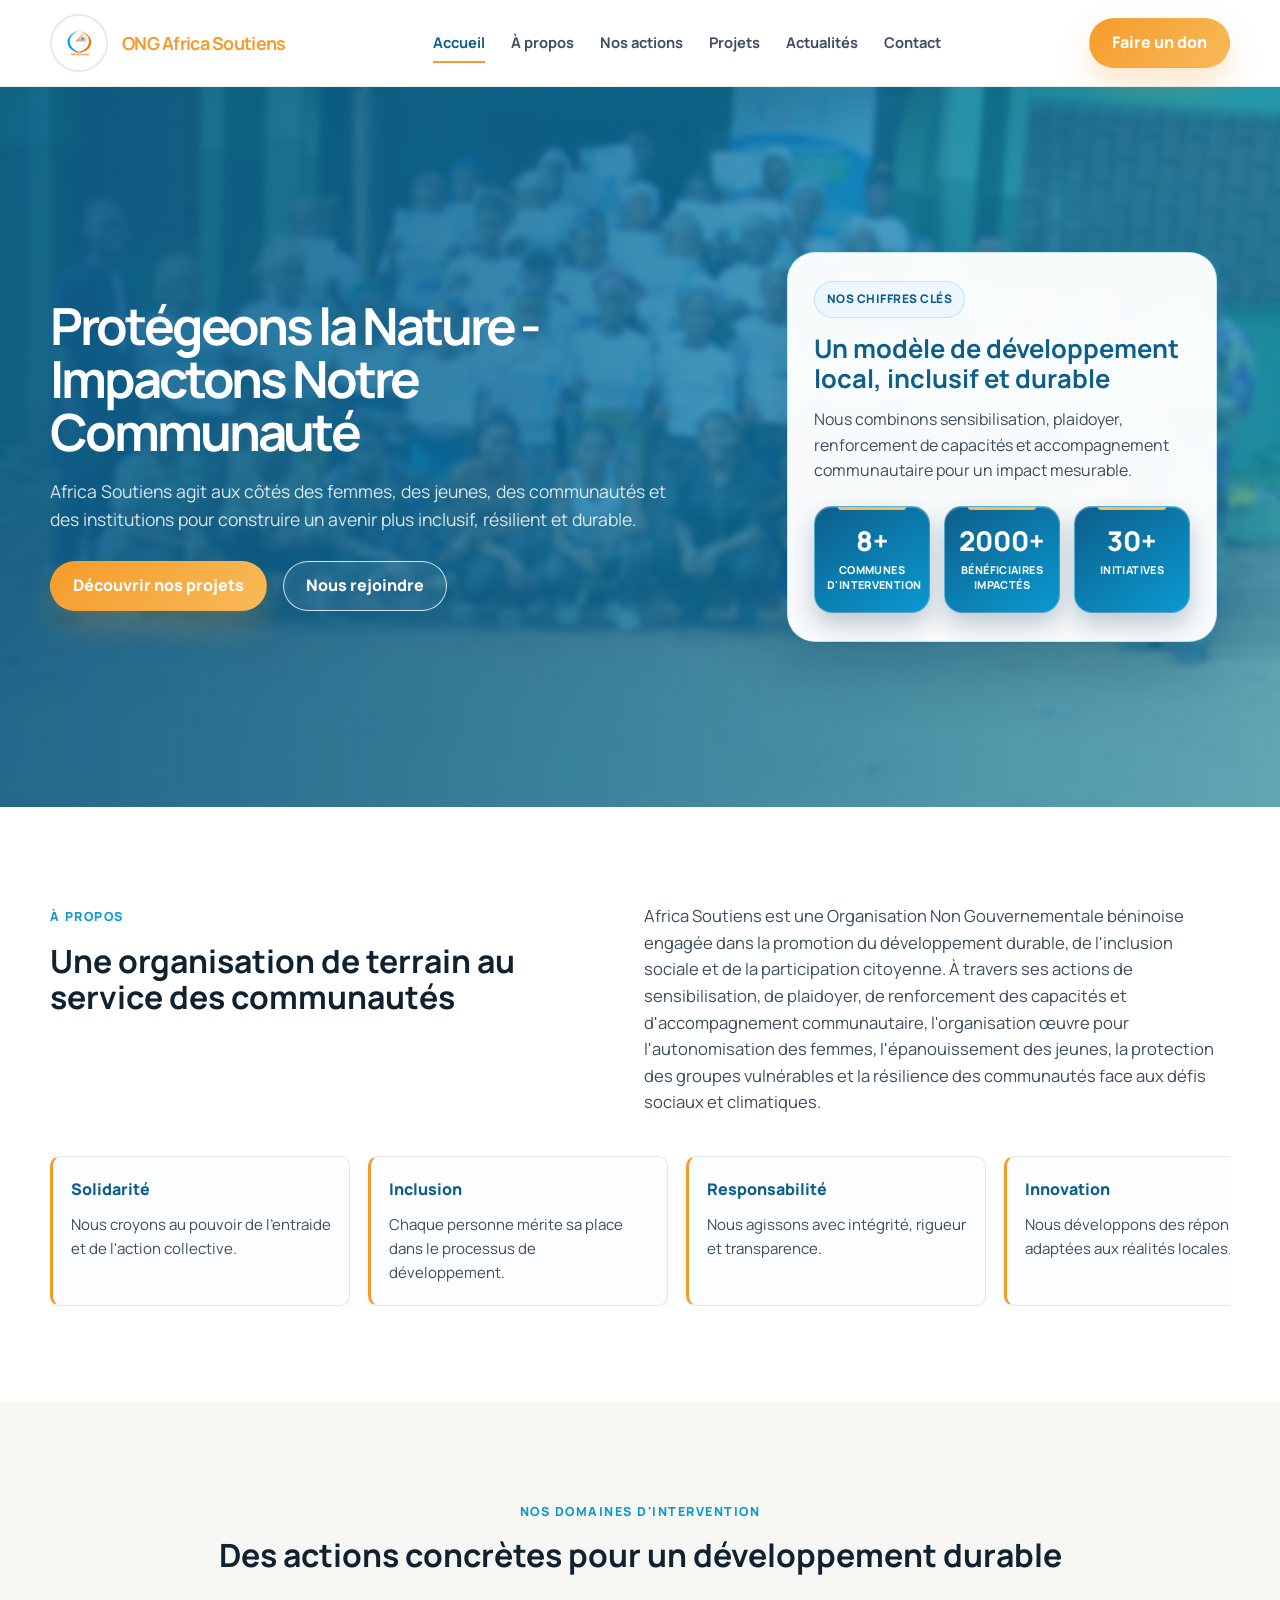
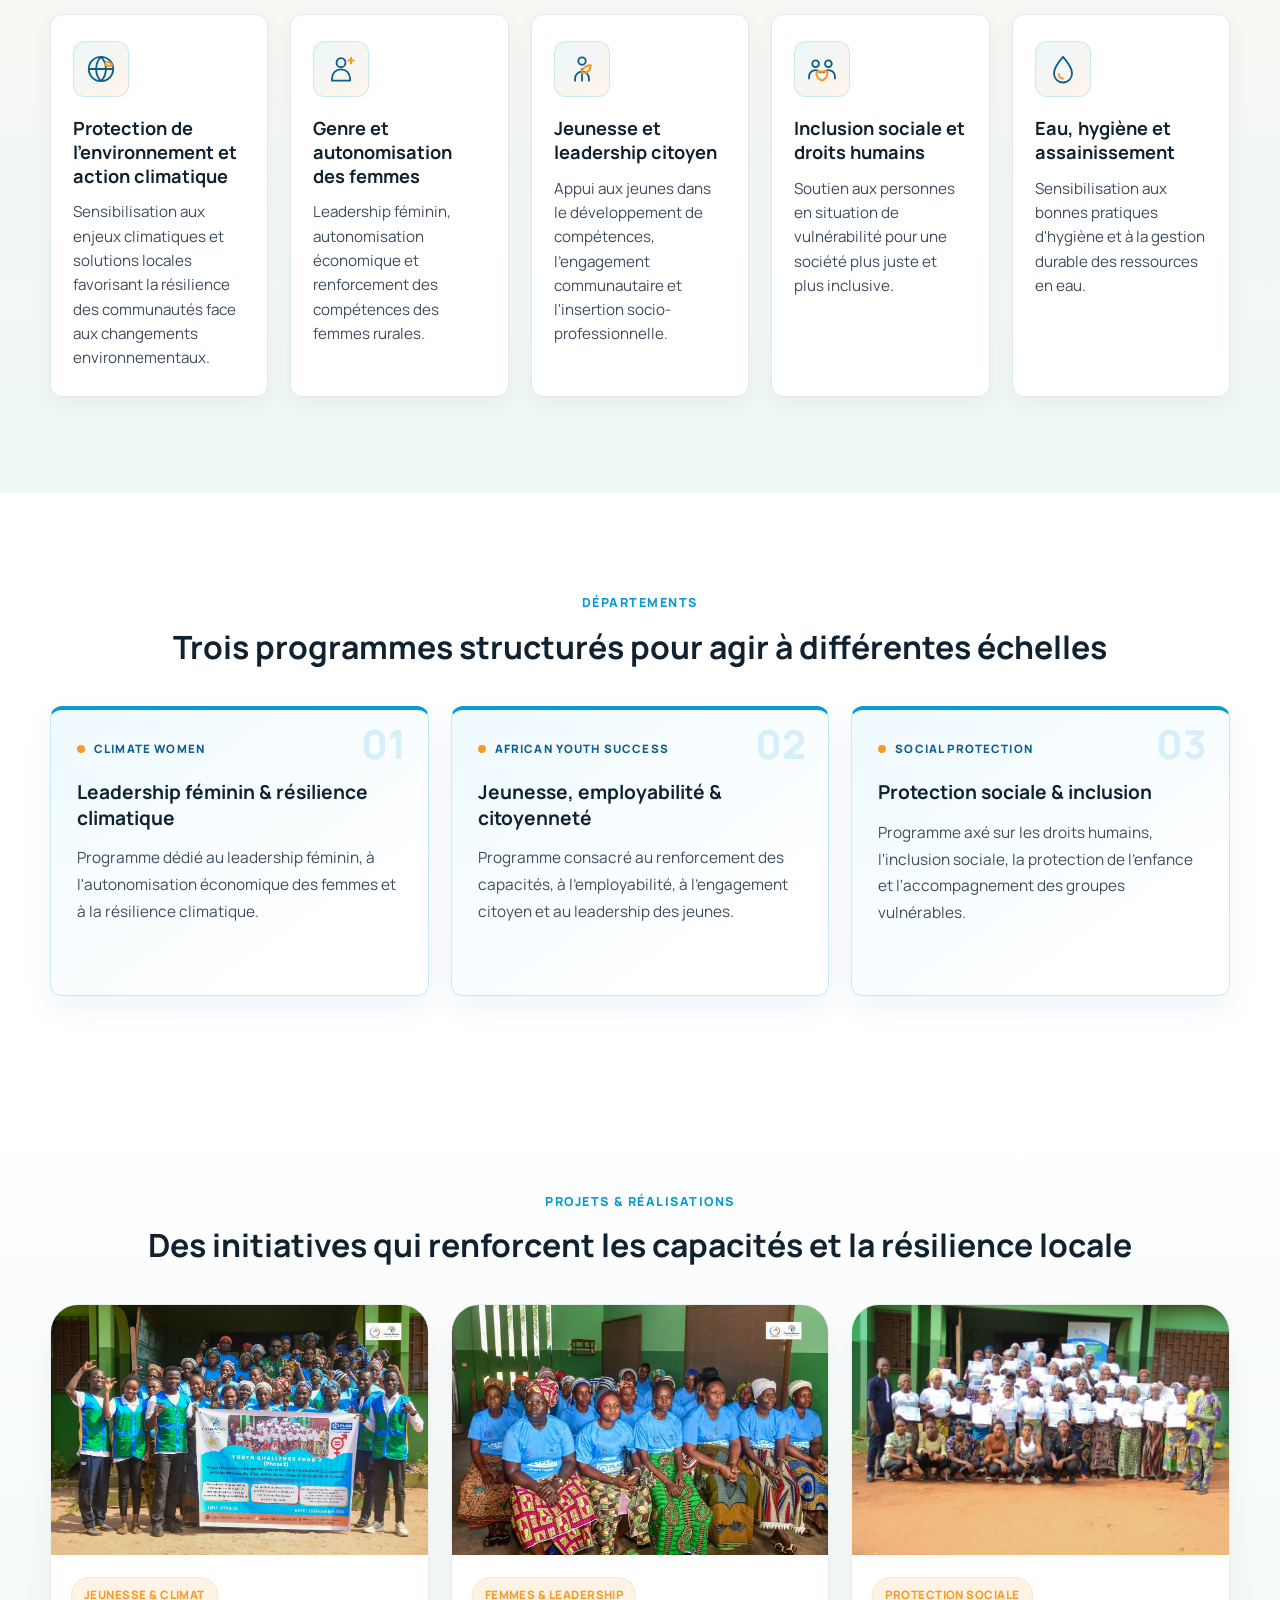
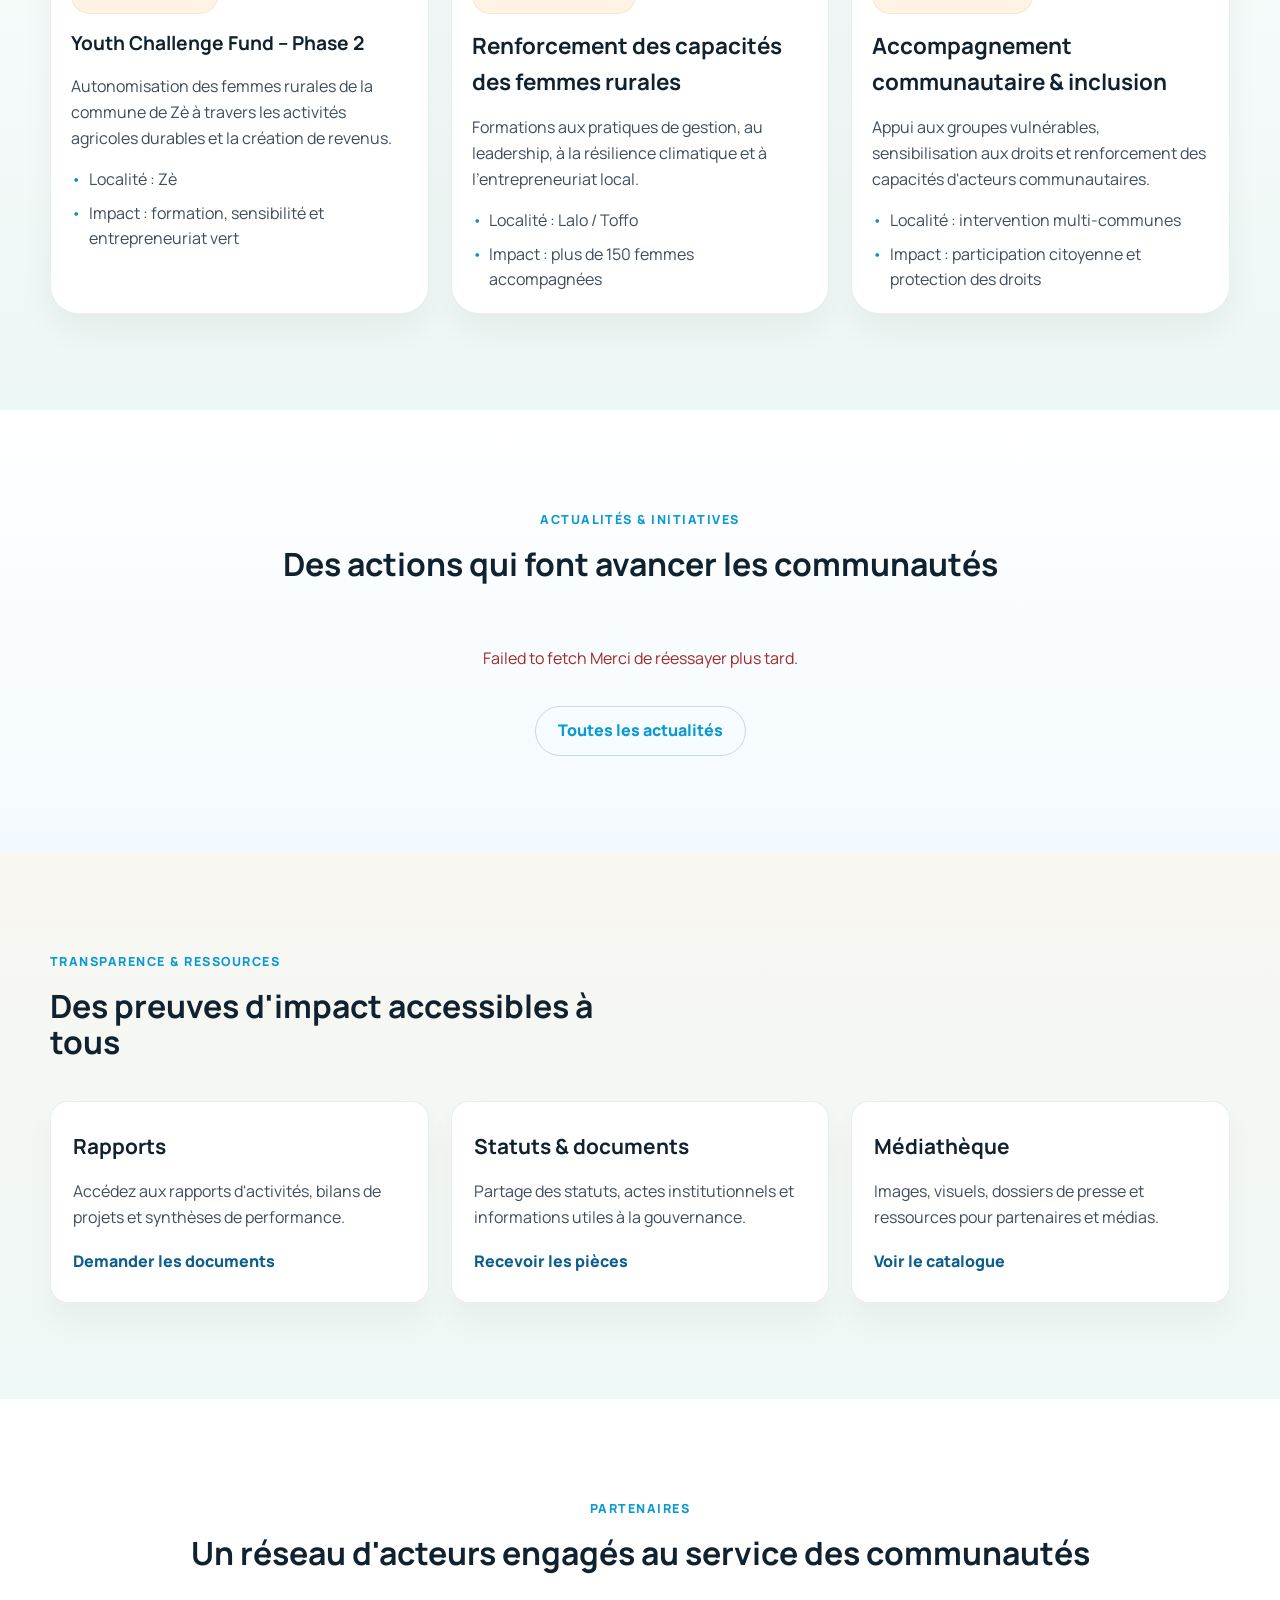
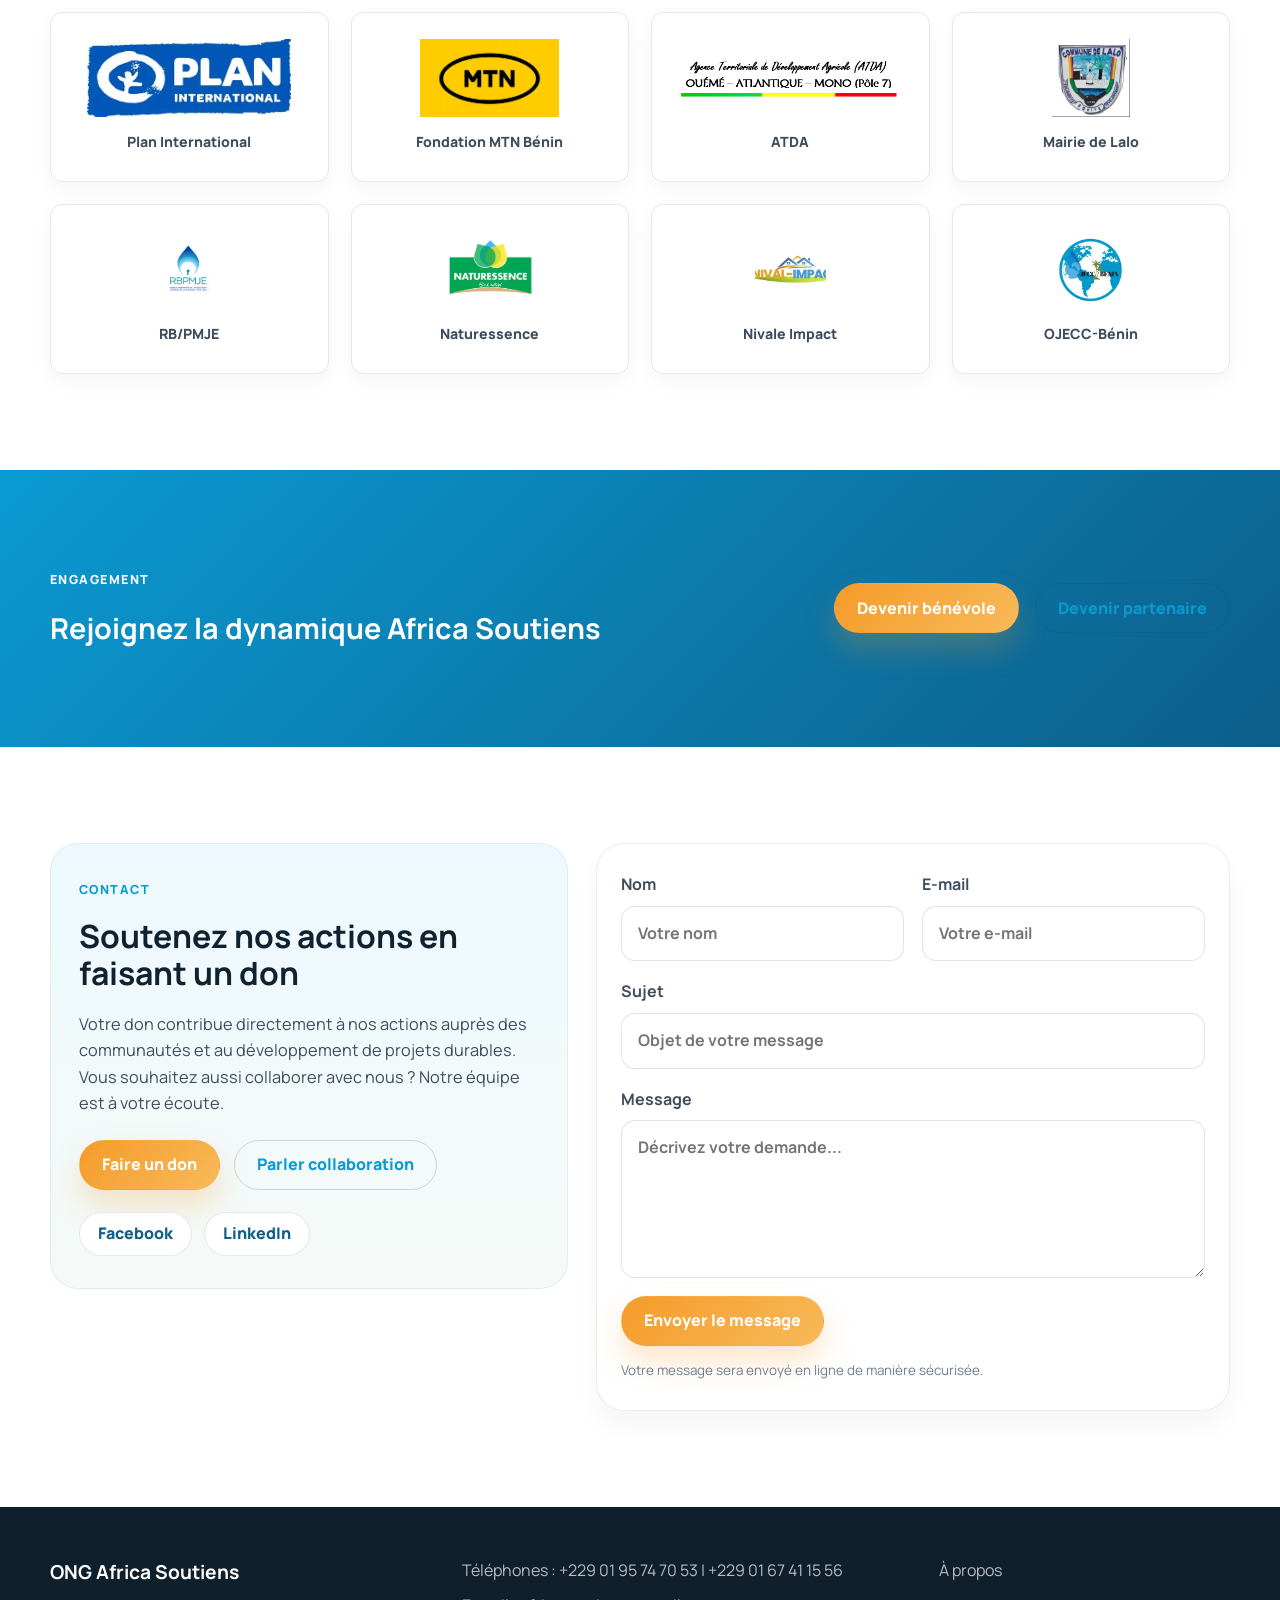
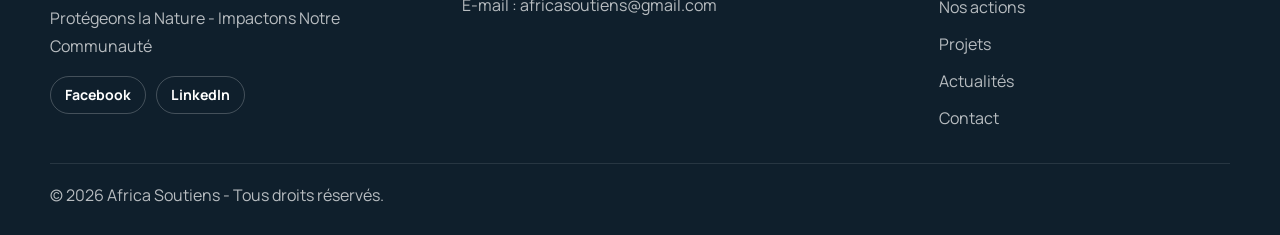
<file: index.html>
<!DOCTYPE html>
<html lang="fr">
  <head>
    <meta charset="UTF-8" />
    <meta name="viewport" content="width=device-width, initial-scale=1.0" />
    <meta
      name="description"
      content="ONG Africa Soutiens — organisation béninoise engagée dans le développement durable, l'inclusion sociale et la protection de l'environnement."
    />
    <title>ONG Africa Soutiens</title>
    <link rel="preconnect" href="https://fonts.googleapis.com" />
    <link rel="preconnect" href="https://fonts.gstatic.com" crossorigin />
    <link
      href="https://fonts.googleapis.com/css2?family=Manrope:wght@400;500;600;700;800&display=swap"
      rel="stylesheet"
    />
    <link rel="stylesheet" href="styles.css?v=11" />
  </head>
  <body>
    <header class="site-header">
      <div class="container header-inner">
        <a href="index.html" class="brand" aria-label="Accueil Africa Soutiens">
          <img src="assets/logo_ong.jpg" alt="Logo Africa Soutiens" />
          <strong>ONG Africa Soutiens</strong>
        </a>

        <button class="nav-toggle" aria-label="Ouvrir le menu" aria-expanded="false">
          <span></span><span></span><span></span>
        </button>

        <nav class="main-nav" aria-label="Navigation principale">
          <a href="index.html">Accueil</a>
          <a href="index.html#about">À propos</a>
          <a href="index.html#actions">Nos actions</a>
          <a href="index.html#projects">Projets</a>
          <a href="index.html#actualites">Actualités</a>
          <a href="index.html#contact">Contact</a>
        </nav>

        <a href="contact.html#don" class="btn btn-primary header-cta">Faire un don</a>
      </div>
    </header>

    <main>
      <section class="hero hero-home">
        <div class="hero-overlay"></div>
        <div class="container hero-inner">
          <div class="hero-copy">
            <h1>Protégeons la Nature - Impactons Notre Communauté</h1>
            <p>
              Africa Soutiens agit aux côtés des femmes, des jeunes, des communautés et des
              institutions pour construire un avenir plus inclusif, résilient et durable.
            </p>
            <div class="hero-actions">
              <a href="index.html#projects" class="btn btn-primary">Découvrir nos projets</a>
              <a href="contact.html" class="btn btn-secondary">Nous rejoindre</a>
            </div>
          </div>

          <div class="hero-panel">
            <div class="panel-card">
              <div class="panel-badge">Nos chiffres clés</div>
              <h2>Un modèle de développement local, inclusif et durable</h2>
              <p>
                Nous combinons sensibilisation, plaidoyer, renforcement de capacités et accompagnement
                communautaire pour un impact mesurable.
              </p>
              <div class="mini-stats">
                <div>
                  <strong data-count="8">0</strong>
                  <span>COMMUNES D'INTERVENTION</span>
                </div>
                <div>
                  <strong data-count="2000">0</strong>
                  <span>BÉNÉFICIAIRES IMPACTÉS</span>
                </div>
                <div>
                  <strong data-count="30">0</strong>
                  <span>INITIATIVES</span>
                </div>
              </div>
            </div>
          </div>
        </div>
      </section>

      <section class="section" id="about">
        <div class="container two-col">
          <div class="section-heading left">
            <span class="eyebrow accent">À propos</span>
            <h2>Une organisation de terrain au service des communautés</h2>
          </div>

          <div class="about-text">
            <p>
              Africa Soutiens est une Organisation Non Gouvernementale béninoise engagée dans la
              promotion du développement durable, de l'inclusion sociale et de la participation
              citoyenne. À travers ses actions de sensibilisation, de plaidoyer, de renforcement des
              capacités et d'accompagnement communautaire, l'organisation œuvre pour l'autonomisation
              des femmes, l'épanouissement des jeunes, la protection des groupes vulnérables et la
              résilience des communautés face aux défis sociaux et climatiques.
            </p>
          </div>
          <div class="value-marquee" aria-label="Les valeurs d'Africa Soutiens">
            <div class="value-track">
              <div class="value-group">
                <div class="value-card">
                  <span>Solidarité</span>
                  <p>Nous croyons au pouvoir de l'entraide et de l'action collective.</p>
                </div>
                <div class="value-card">
                  <span>Inclusion</span>
                  <p>Chaque personne mérite sa place dans le processus de développement.</p>
                </div>
                <div class="value-card">
                  <span>Responsabilité</span>
                  <p>Nous agissons avec intégrité, rigueur et transparence.</p>
                </div>
                <div class="value-card">
                  <span>Innovation</span>
                  <p>Nous développons des réponses adaptées aux réalités locales.</p>
                </div>
              </div>
              <div class="value-group" aria-hidden="true">
                <div class="value-card">
                  <span>Solidarité</span>
                  <p>Nous croyons au pouvoir de l'entraide et de l'action collective.</p>
                </div>
                <div class="value-card">
                  <span>Inclusion</span>
                  <p>Chaque personne mérite sa place dans le processus de développement.</p>
                </div>
                <div class="value-card">
                  <span>Responsabilité</span>
                  <p>Nous agissons avec intégrité, rigueur et transparence.</p>
                </div>
                <div class="value-card">
                  <span>Innovation</span>
                  <p>Nous développons des réponses adaptées aux réalités locales.</p>
                </div>
              </div>
            </div>
          </div>
        </div>
      </section>

      <section class="section muted" id="actions">
        <div class="container">
          <div class="section-heading center">
            <span class="eyebrow accent">Nos domaines d'intervention</span>
            <h2>Des actions concrètes pour un développement durable</h2>
          </div>

          <div class="action-grid">
            <article class="action-card">
              <div class="icon">
                <svg viewBox="0 0 32 32" aria-hidden="true" focusable="false">
                  <circle cx="16" cy="16" r="11.5" />
                  <path d="M4.8 16h22.4M16 4.5c3.1 3.1 4.6 6.9 4.6 11.5S19.1 24.4 16 27.5M16 4.5c-3.1 3.1-4.6 6.9-4.6 11.5S12.9 24.4 16 27.5" />
                  <path class="icon-accent" d="M20.5 9.5c2.9-.3 4.8.7 5.7 3.1-2.8 1.1-5 .7-6.4-1.2" />
                </svg>
              </div>
              <h3>Protection de l'environnement et action climatique</h3>
              <p>
                Sensibilisation aux enjeux climatiques et solutions locales favorisant la résilience des
                communautés face aux changements environnementaux.
              </p>
            </article>

            <article class="action-card">
              <div class="icon">
                <svg viewBox="0 0 32 32" aria-hidden="true" focusable="false">
                  <circle cx="16" cy="10" r="4.2" />
                  <path d="M7.5 27v-2.2a8.5 8.5 0 0 1 17 0V27z" />
                  <path class="icon-accent" d="M25.5 5.5v5M23 8h5" />
                </svg>
              </div>
              <h3>Genre et autonomisation des femmes</h3>
              <p>
                Leadership féminin, autonomisation économique et renforcement des compétences des femmes
                rurales.
              </p>
            </article>

            <article class="action-card">
              <div class="icon">
                <svg viewBox="0 0 32 32" aria-hidden="true" focusable="false">
                  <circle cx="16" cy="8.5" r="3.5" />
                  <path d="M9.5 27v-2a6.5 6.5 0 0 1 13 0v2M16 16v11" />
                  <path class="icon-accent" d="M16 20c0-4.5 3.3-7.4 8.2-7.4-.1 4.8-2.8 7.4-8.2 7.4z" />
                </svg>
              </div>
              <h3>Jeunesse et leadership citoyen</h3>
              <p>
                Appui aux jeunes dans le développement de compétences, l'engagement communautaire et
                l'insertion socio-professionnelle.
              </p>
            </article>

            <article class="action-card">
              <div class="icon">
                <svg viewBox="0 0 32 32" aria-hidden="true" focusable="false">
                  <circle cx="10" cy="11" r="3.2" />
                  <circle cx="22" cy="11" r="3.2" />
                  <path d="M3.8 25v-1.7a6.2 6.2 0 0 1 10.8-4.1M28.2 25v-1.7a6.2 6.2 0 0 0-10.8-4.1" />
                  <path class="icon-accent" d="M16 27s-5.2-3.1-5.2-6.4a2.8 2.8 0 0 1 5.2-1.3 2.8 2.8 0 0 1 5.2 1.3C21.2 23.9 16 27 16 27z" />
                </svg>
              </div>
              <h3>Inclusion sociale et droits humains</h3>
              <p>
                Soutien aux personnes en situation de vulnérabilité pour une société plus juste et plus
                inclusive.
              </p>
            </article>

            <article class="action-card">
              <div class="icon">
                <svg viewBox="0 0 32 32" aria-hidden="true" focusable="false">
                  <path d="M16 4.5S7.5 14 7.5 20.2a8.5 8.5 0 0 0 17 0C24.5 14 16 4.5 16 4.5z" />
                  <path class="icon-accent" d="M12 21a4 4 0 0 0 4 4" />
                </svg>
              </div>
              <h3>Eau, hygiène et assainissement</h3>
              <p>
                Sensibilisation aux bonnes pratiques d'hygiène et à la gestion durable des ressources en
                eau.
              </p>
            </article>
          </div>
        </div>
      </section>

      <section class="section" id="departments">
        <div class="container">
          <div class="section-heading center">
            <span class="eyebrow accent">Départements</span>
            <h2>Trois programmes structurés pour agir à différentes échelles</h2>
          </div>

          <div class="department-grid">
            <article class="department-card">
              <span class="tag">Climate Women</span>
              <h3>Leadership féminin & résilience climatique</h3>
              <p>
                Programme dédié au leadership féminin, à l'autonomisation économique des femmes et à la
                résilience climatique.
              </p>
            </article>

            <article class="department-card">
              <span class="tag">African Youth Success</span>
              <h3>Jeunesse, employabilité & citoyenneté</h3>
              <p>
                Programme consacré au renforcement des capacités, à l'employabilité, à l'engagement
                citoyen et au leadership des jeunes.
              </p>
            </article>

            <article class="department-card">
              <span class="tag">Social Protection</span>
              <h3>Protection sociale & inclusion</h3>
              <p>
                Programme axé sur les droits humains, l'inclusion sociale, la protection de l'enfance et
                l'accompagnement des groupes vulnérables.
              </p>
            </article>
          </div>
        </div>
      </section>

      <section class="section projects-section" id="projects">
        <div class="container">
          <div class="section-heading center">
            <span class="eyebrow accent">Projets & réalisations</span>
            <h2>Des initiatives qui renforcent les capacités et la résilience locale</h2>
          </div>

          <div class="project-grid">
            <article class="project-card">
              <img src="assets/youth_challenge.png" alt="Jeunes et environnement" />
              <div class="project-content">
                <span class="project-tag">Jeunesse & climat</span>
                <h3 class="project-title-single-line">Youth Challenge Fund – Phase 2</h3>
                <p>
                  Autonomisation des femmes rurales de la commune de Zè à travers les activités agricoles
                  durables et la création de revenus.
                </p>
                <ul>
                  <li>Localité : Zè</li>
                  <li>Impact : formation, sensibilité et entrepreneuriat vert</li>
                </ul>
              </div>
            </article>

            <article class="project-card">
              <img src="assets/training_group.png" alt="Formation des femmes" />
              <div class="project-content">
                <span class="project-tag">Femmes & leadership</span>
                <h3>Renforcement des capacités des femmes rurales</h3>
                <p>
                  Formations aux pratiques de gestion, au leadership, à la résilience climatique et à
                  l'entrepreneuriat local.
                </p>
                <ul>
                  <li>Localité : Lalo / Toffo</li>
                  <li>Impact : plus de 150 femmes accompagnées</li>
                </ul>
              </div>
            </article>

            <article class="project-card">
              <img src="assets/hero_ngo.png" alt="Communauté en action" />
              <div class="project-content">
                <span class="project-tag">Protection sociale</span>
                <h3>Accompagnement communautaire & inclusion</h3>
                <p>
                  Appui aux groupes vulnérables, sensibilisation aux droits et renforcement des capacités
                  d'acteurs communautaires.
                </p>
                <ul>
                  <li>Localité : intervention multi-communes</li>
                  <li>Impact : participation citoyenne et protection des droits</li>
                </ul>
              </div>
            </article>
          </div>
        </div>
      </section>

      <section class="section news-section" id="actualites">
        <div class="container">
          <div class="section-heading center">
            <span class="eyebrow accent">Actualités & initiatives</span>
            <h2>Des actions qui font avancer les communautés</h2>
          </div>

          <div class="news-grid" data-news-featured></div>
          <p class="news-loading" data-news-status role="status" aria-live="polite">
            Chargement des actualités…
          </p>

          <div class="news-more">
            <a href="actualites.html" class="btn btn-secondary dark">Toutes les actualités</a>
          </div>
        </div>
      </section>

      <section class="section muted" id="resources">
        <div class="container">
          <div class="section-heading left">
            <span class="eyebrow accent">Transparence & ressources</span>
            <h2>Des preuves d'impact accessibles à tous</h2>
          </div>

          <div class="resources-grid">
            <div class="resource-card">
              <h3>Rapports</h3>
              <p>Accédez aux rapports d'activités, bilans de projets et synthèses de performance.</p>
              <a href="contact.html" class="text-link">Demander les documents</a>
            </div>
            <div class="resource-card">
              <h3>Statuts & documents</h3>
              <p>Partage des statuts, actes institutionnels et informations utiles à la gouvernance.</p>
              <a href="contact.html" class="text-link">Recevoir les pièces</a>
            </div>
            <div class="resource-card">
              <h3>Médiathèque</h3>
              <p>Images, visuels, dossiers de presse et ressources pour partenaires et médias.</p>
              <a href="contact.html" class="text-link">Voir le catalogue</a>
            </div>
          </div>
        </div>
      </section>

      <section class="section" id="partners">
        <div class="container">
          <div class="section-heading center">
            <span class="eyebrow accent">Partenaires</span>
            <h2>Un réseau d'acteurs engagés au service des communautés</h2>
          </div>

          <div class="partners-grid" aria-label="Liste des partenaires">
            <div class="partner-item">
              <img src="assets/partners/plan-international.png" alt="Plan International" />
              <span>Plan International</span>
            </div>
            <div class="partner-item">
              <img src="assets/partners/fondation-mtn-benin.png" alt="Fondation MTN Bénin" />
              <span>Fondation MTN Bénin</span>
            </div>
            <div class="partner-item">
              <img src="assets/partners/atda.png" alt="Agence Territoriale de Développement Agricole (ATDA)" />
              <span>ATDA</span>
            </div>
            <div class="partner-item">
              <img src="assets/partners/mairie-lalo.png" alt="Commune de Lalo" />
              <span>Mairie de Lalo</span>
            </div>
            <div class="partner-item">
              <img src="assets/partners/rbpmje.png" alt="Réseau Béninois du Parlement Mondial de la Jeunesse pour l’Eau" />
              <span>RB/PMJE</span>
            </div>
            <div class="partner-item">
              <img src="assets/partners/naturessence.png" alt="Naturessence Bio & naturel" />
              <span>Naturessence</span>
            </div>
            <div class="partner-item">
              <img src="assets/partners/nivale-impact.png" alt="Nivale Impact" />
              <span>Nivale Impact</span>
            </div>
            <div class="partner-item">
              <img src="assets/partners/ojecc-benin.png" alt="OJECC Bénin" />
              <span>OJECC-Bénin</span>
            </div>
          </div>
        </div>
      </section>

      <section class="section cta-band">
        <div class="container cta-inner">
          <div>
            <span class="eyebrow accent light">Engagement</span>
            <h2>Rejoignez la dynamique Africa Soutiens</h2>
          </div>
          <div class="cta-actions">
            <a href="contact.html" class="btn btn-primary">Devenir bénévole</a>
            <a href="contact.html" class="btn btn-secondary dark">Devenir partenaire</a>
          </div>
        </div>
      </section>

      <section class="section" id="contact">
        <div class="container contact-grid">
          <div class="contact-panel">
            <span class="eyebrow accent">Contact</span>
            <h2>Soutenez nos actions en faisant un don</h2>
            <p>
              Votre don contribue directement à nos actions auprès des communautés et au développement
              de projets durables. Vous souhaitez aussi collaborer avec nous ? Notre équipe est à votre
              écoute.
            </p>
            <div class="donation-inline">
              <a
                href="contact.html#don"
                class="btn btn-primary"
                >Faire un don</a
              >
              <a href="contact.html" class="btn btn-secondary dark">Parler collaboration</a>
            </div>
            <div class="social-links" aria-label="Réseaux sociaux">
              <a
                href="https://web.facebook.com/profile.php?id=61550924452316"
                class="social-link"
                target="_blank"
                rel="noreferrer"
                >Facebook</a
              >
              <a
                href="https://www.linkedin.com/company/ong-africa-soutiens/home/"
                class="social-link"
                target="_blank"
                rel="noreferrer"
                >LinkedIn</a
              >
            </div>
          </div>

          <form class="contact-form">
            <div class="form-row">
              <label>
                Nom
                <input type="text" name="name" placeholder="Votre nom" autocomplete="name" minlength="2" maxlength="120" required />
              </label>
              <label>
                E-mail
                <input type="email" name="email" placeholder="Votre e-mail" autocomplete="email" maxlength="254" required />
              </label>
            </div>

            <label>
              Sujet
              <input type="text" name="subject" placeholder="Objet de votre message" minlength="3" maxlength="180" required />
            </label>

            <label>
              Message
              <textarea name="message" rows="5" placeholder="Décrivez votre demande..." minlength="10" maxlength="5000" required></textarea>
            </label>

            <input type="hidden" name="started_at" />

            <button type="submit" class="btn btn-primary">Envoyer le message</button>
            <p class="contact-form-note" data-form-status role="status">
              Le formulaire ouvrira votre application de messagerie pour préparer l'envoi.
            </p>
          </form>
        </div>
      </section>
    </main>

    <footer class="site-footer">
      <div class="container footer-inner">
        <div>
          <h3>ONG Africa Soutiens</h3>
          <p>Protégeons la Nature - Impactons Notre Communauté</p>
          <div class="footer-social-links" aria-label="Réseaux sociaux">
            <a href="https://web.facebook.com/profile.php?id=61550924452316" target="_blank" rel="noreferrer">Facebook</a>
            <a href="https://www.linkedin.com/company/ong-africa-soutiens/home/" target="_blank" rel="noreferrer">LinkedIn</a>
          </div>
        </div>
        <div>
          <p>Téléphones : +229 01 95 74 70 53 | +229 01 67 41 15 56</p>
          <p>E-mail : africasoutiens@gmail.com</p>
        </div>
        <nav class="footer-links" aria-label="Liens utiles">
          <a href="index.html#about">À propos</a>
          <a href="index.html#actions">Nos actions</a>
          <a href="index.html#projects">Projets</a>
          <a href="index.html#actualites">Actualités</a>
          <a href="index.html#contact">Contact</a>
        </nav>
      </div>
      <div class="container footer-bottom">
        <p>© <span id="year"></span> Africa Soutiens - Tous droits réservés.</p>
      </div>
    </footer>

    <script src="supabase-config.js?v=1"></script>
    <script src="script.js?v=8"></script>
  </body>
</html>
</file>
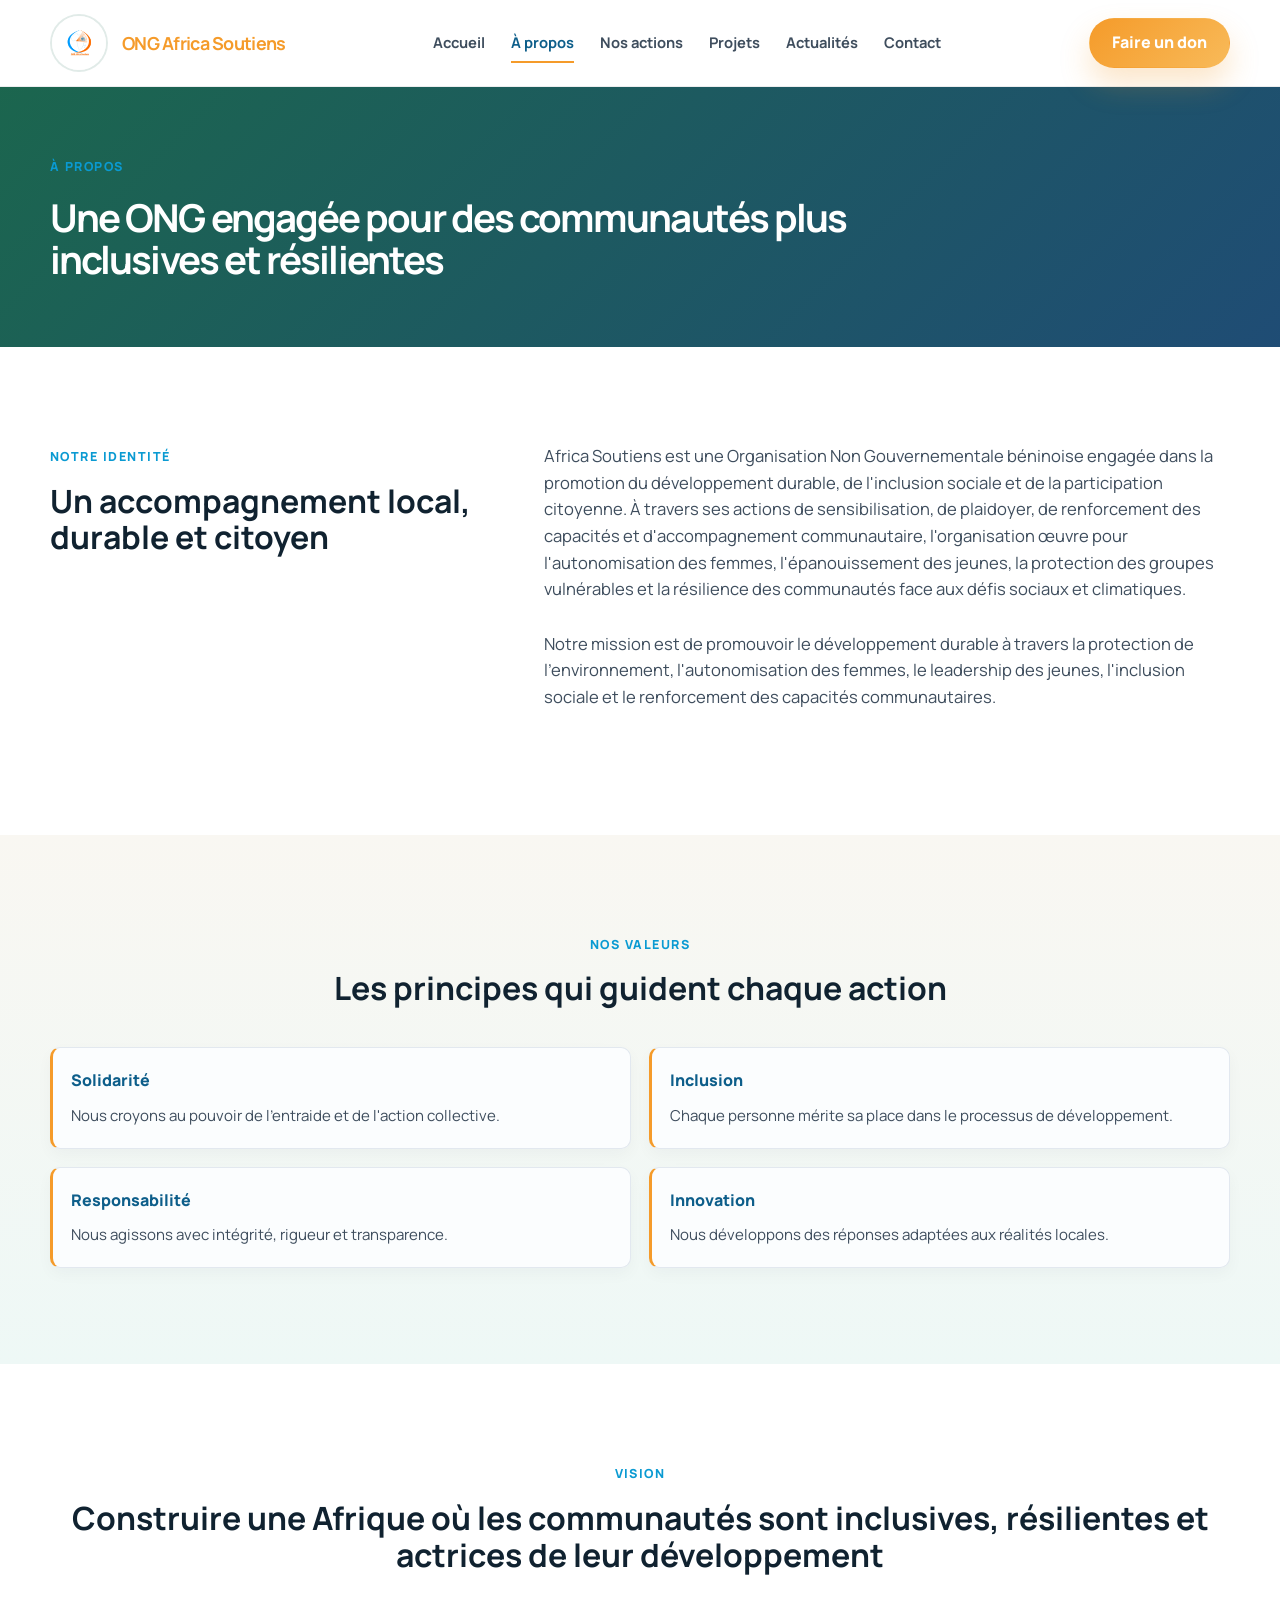
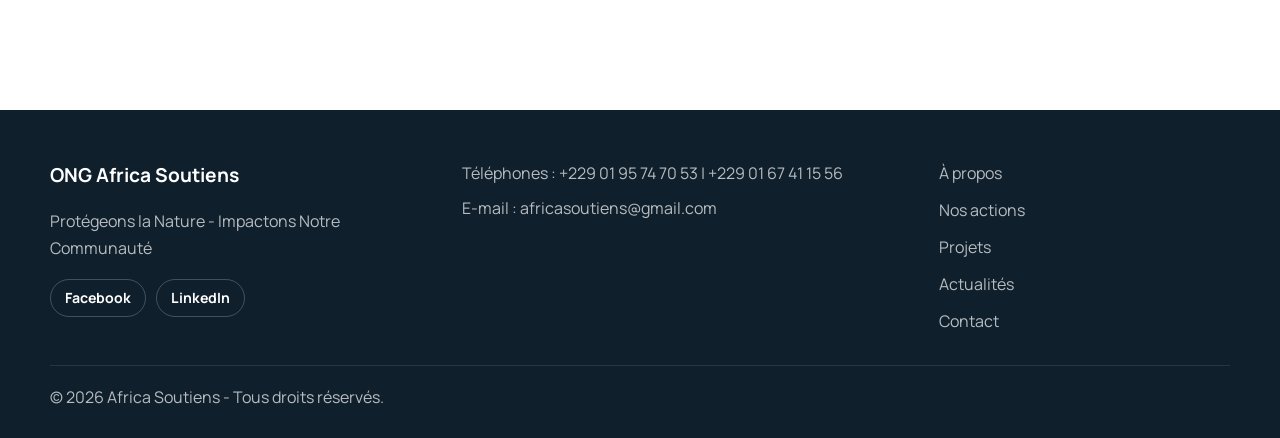
<file: about.html>
<!DOCTYPE html>
<html lang="fr">
  <head>
    <meta charset="UTF-8" />
    <meta name="viewport" content="width=device-width, initial-scale=1.0" />
    <meta name="description" content="À propos de l'ONG Africa Soutiens" />
    <title>À propos | ONG Africa Soutiens</title>
    <link rel="preconnect" href="https://fonts.googleapis.com" />
    <link rel="preconnect" href="https://fonts.gstatic.com" crossorigin />
    <link href="https://fonts.googleapis.com/css2?family=Manrope:wght@400;500;600;700;800&display=swap" rel="stylesheet" />
    <link rel="stylesheet" href="styles.css?v=11" />
  </head>
  <body>
    <header class="site-header">
      <div class="container header-inner">
        <a href="index.html" class="brand" aria-label="Accueil Africa Soutiens">
          <img src="assets/logo_ong.jpg" alt="Logo Africa Soutiens" />
          <strong>ONG Africa Soutiens</strong>
        </a>
        <button class="nav-toggle" aria-label="Ouvrir le menu" aria-expanded="false"><span></span><span></span><span></span></button>
        <nav class="main-nav" aria-label="Navigation principale">
          <a href="index.html">Accueil</a>
          <a href="index.html#about">À propos</a>
          <a href="index.html#actions">Nos actions</a>
          <a href="index.html#projects">Projets</a>
          <a href="index.html#actualites">Actualités</a>
          <a href="index.html#contact">Contact</a>
        </nav>
        <a href="contact.html#don" class="btn btn-primary header-cta">Faire un don</a>
      </div>
    </header>

    <main>
      <section class="page-hero small-hero">
        <div class="container">
          <span class="eyebrow accent">À propos</span>
          <h1>Une ONG engagée pour des communautés plus inclusives et résilientes</h1>
        </div>
      </section>

      <section class="section">
        <div class="container two-col">
          <div>
            <div class="section-heading left">
              <span class="eyebrow accent">Notre identité</span>
              <h2>Un accompagnement local, durable et citoyen</h2>
            </div>
          </div>
          <div class="about-text">
            <p>
              Africa Soutiens est une Organisation Non Gouvernementale béninoise engagée dans la
              promotion du développement durable, de l'inclusion sociale et de la participation
              citoyenne. À travers ses actions de sensibilisation, de plaidoyer, de renforcement des
              capacités et d'accompagnement communautaire, l'organisation œuvre pour
              l'autonomisation des femmes, l'épanouissement des jeunes, la protection des groupes
              vulnérables et la résilience des communautés face aux défis sociaux et climatiques.
            </p>
            <p>
              Notre mission est de promouvoir le développement durable à travers la protection de
              l'environnement, l'autonomisation des femmes, le leadership des jeunes, l'inclusion
              sociale et le renforcement des capacités communautaires.
            </p>
          </div>
        </div>
      </section>

      <section class="section muted">
        <div class="container">
          <div class="section-heading center">
            <span class="eyebrow accent">Nos valeurs</span>
            <h2>Les principes qui guident chaque action</h2>
          </div>
          <div class="value-grid">
            <div class="value-card">
              <span>Solidarité</span>
              <p>Nous croyons au pouvoir de l'entraide et de l'action collective.</p>
            </div>
            <div class="value-card">
              <span>Inclusion</span>
              <p>Chaque personne mérite sa place dans le processus de développement.</p>
            </div>
            <div class="value-card">
              <span>Responsabilité</span>
              <p>Nous agissons avec intégrité, rigueur et transparence.</p>
            </div>
            <div class="value-card">
              <span>Innovation</span>
              <p>Nous développons des réponses adaptées aux réalités locales.</p>
            </div>
          </div>
        </div>
      </section>

      <section class="section">
        <div class="container">
          <div class="section-heading center">
            <span class="eyebrow accent">Vision</span>
            <h2>Construire une Afrique où les communautés sont inclusives, résilientes et actrices de leur développement</h2>
          </div>
        </div>
      </section>
    </main>

    <footer class="site-footer">
      <div class="container footer-inner">
        <div>
          <h3>ONG Africa Soutiens</h3>
          <p>Protégeons la Nature - Impactons Notre Communauté</p>
          <div class="footer-social-links" aria-label="Réseaux sociaux">
            <a href="https://web.facebook.com/profile.php?id=61550924452316" target="_blank" rel="noreferrer">Facebook</a>
            <a href="https://www.linkedin.com/company/ong-africa-soutiens/home/" target="_blank" rel="noreferrer">LinkedIn</a>
          </div>
        </div>
        <div>
          <p>Téléphones : +229 01 95 74 70 53 | +229 01 67 41 15 56</p>
          <p>E-mail : africasoutiens@gmail.com</p>
        </div>
        <nav class="footer-links" aria-label="Liens utiles">
          <a href="index.html#about">À propos</a>
          <a href="index.html#actions">Nos actions</a>
          <a href="index.html#projects">Projets</a>
          <a href="index.html#actualites">Actualités</a>
          <a href="index.html#contact">Contact</a>
        </nav>
      </div>
      <div class="container footer-bottom">
        <p>© <span id="year"></span> Africa Soutiens - Tous droits réservés.</p>
      </div>
    </footer>

    <script src="supabase-config.js?v=1"></script>
    <script src="script.js?v=5"></script>
  </body>
</html>
</file>
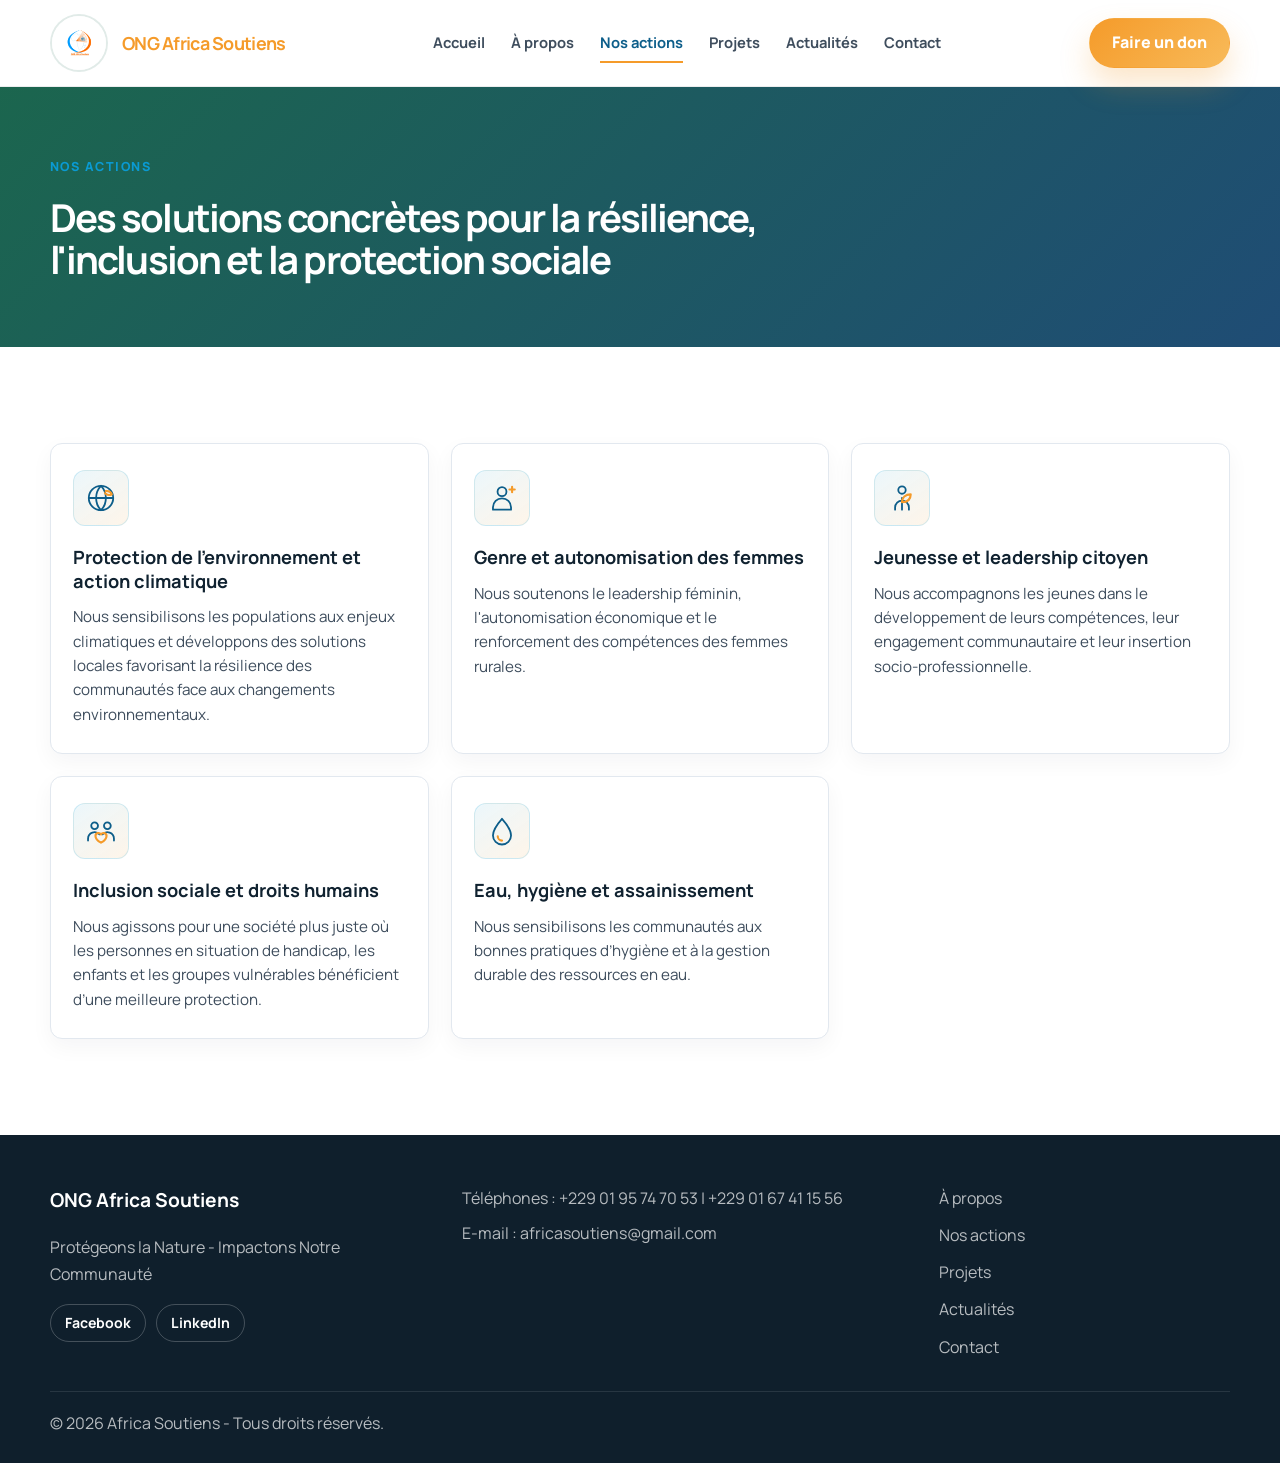
<file: actions.html>
<!DOCTYPE html>
<html lang="fr">
  <head>
    <meta charset="UTF-8" />
    <meta name="viewport" content="width=device-width, initial-scale=1.0" />
    <meta name="description" content="Nos actions et domaines d'intervention" />
    <title>Nos actions | ONG Africa Soutiens</title>
    <link rel="preconnect" href="https://fonts.googleapis.com" />
    <link rel="preconnect" href="https://fonts.gstatic.com" crossorigin />
    <link href="https://fonts.googleapis.com/css2?family=Manrope:wght@400;500;600;700;800&display=swap" rel="stylesheet" />
    <link rel="stylesheet" href="styles.css?v=11" />
  </head>
  <body>
    <header class="site-header">
      <div class="container header-inner">
        <a href="index.html" class="brand" aria-label="Accueil Africa Soutiens">
          <img src="assets/logo_ong.jpg" alt="Logo Africa Soutiens" />
          <strong>ONG Africa Soutiens</strong>
        </a>
        <button class="nav-toggle" aria-label="Ouvrir le menu" aria-expanded="false"><span></span><span></span><span></span></button>
        <nav class="main-nav" aria-label="Navigation principale">
          <a href="index.html">Accueil</a>
          <a href="index.html#about">À propos</a>
          <a href="index.html#actions">Nos actions</a>
          <a href="index.html#projects">Projets</a>
          <a href="index.html#actualites">Actualités</a>
          <a href="index.html#contact">Contact</a>
        </nav>
        <a href="contact.html#don" class="btn btn-primary header-cta">Faire un don</a>
      </div>
    </header>

    <main>
      <section class="page-hero small-hero">
        <div class="container">
          <span class="eyebrow accent">Nos actions</span>
          <h1>Des solutions concrètes pour la résilience, l'inclusion et la protection sociale</h1>
        </div>
      </section>

      <section class="section">
        <div class="container action-grid large-grid">
          <article class="action-card">
            <div class="icon">
              <svg viewBox="0 0 32 32" aria-hidden="true" focusable="false">
                <circle cx="16" cy="16" r="11.5" />
                <path d="M4.8 16h22.4M16 4.5c3.1 3.1 4.6 6.9 4.6 11.5S19.1 24.4 16 27.5M16 4.5c-3.1 3.1-4.6 6.9-4.6 11.5S12.9 24.4 16 27.5" />
                <path class="icon-accent" d="M20.5 9.5c2.9-.3 4.8.7 5.7 3.1-2.8 1.1-5 .7-6.4-1.2" />
              </svg>
            </div>
            <h3>Protection de l'environnement et action climatique</h3>
            <p>Nous sensibilisons les populations aux enjeux climatiques et développons des solutions locales favorisant la résilience des communautés face aux changements environnementaux.</p>
          </article>
          <article class="action-card">
            <div class="icon">
              <svg viewBox="0 0 32 32" aria-hidden="true" focusable="false">
                <circle cx="16" cy="10" r="4.2" />
                <path d="M7.5 27v-2.2a8.5 8.5 0 0 1 17 0V27z" />
                <path class="icon-accent" d="M25.5 5.5v5M23 8h5" />
              </svg>
            </div>
            <h3>Genre et autonomisation des femmes</h3>
            <p>Nous soutenons le leadership féminin, l'autonomisation économique et le renforcement des compétences des femmes rurales.</p>
          </article>
          <article class="action-card">
            <div class="icon">
              <svg viewBox="0 0 32 32" aria-hidden="true" focusable="false">
                <circle cx="16" cy="8.5" r="3.5" />
                <path d="M9.5 27v-2a6.5 6.5 0 0 1 13 0v2M16 16v11" />
                <path class="icon-accent" d="M16 20c0-4.5 3.3-7.4 8.2-7.4-.1 4.8-2.8 7.4-8.2 7.4z" />
              </svg>
            </div>
            <h3>Jeunesse et leadership citoyen</h3>
            <p>Nous accompagnons les jeunes dans le développement de leurs compétences, leur engagement communautaire et leur insertion socio-professionnelle.</p>
          </article>
          <article class="action-card">
            <div class="icon">
              <svg viewBox="0 0 32 32" aria-hidden="true" focusable="false">
                <circle cx="10" cy="11" r="3.2" />
                <circle cx="22" cy="11" r="3.2" />
                <path d="M3.8 25v-1.7a6.2 6.2 0 0 1 10.8-4.1M28.2 25v-1.7a6.2 6.2 0 0 0-10.8-4.1" />
                <path class="icon-accent" d="M16 27s-5.2-3.1-5.2-6.4a2.8 2.8 0 0 1 5.2-1.3 2.8 2.8 0 0 1 5.2 1.3C21.2 23.9 16 27 16 27z" />
              </svg>
            </div>
            <h3>Inclusion sociale et droits humains</h3>
            <p>Nous agissons pour une société plus juste où les personnes en situation de handicap, les enfants et les groupes vulnérables bénéficient d’une meilleure protection.</p>
          </article>
          <article class="action-card">
            <div class="icon">
              <svg viewBox="0 0 32 32" aria-hidden="true" focusable="false">
                <path d="M16 4.5S7.5 14 7.5 20.2a8.5 8.5 0 0 0 17 0C24.5 14 16 4.5 16 4.5z" />
                <path class="icon-accent" d="M12 21a4 4 0 0 0 4 4" />
              </svg>
            </div>
            <h3>Eau, hygiène et assainissement</h3>
            <p>Nous sensibilisons les communautés aux bonnes pratiques d’hygiène et à la gestion durable des ressources en eau.</p>
          </article>
        </div>
      </section>
    </main>

    <footer class="site-footer">
      <div class="container footer-inner">
        <div>
          <h3>ONG Africa Soutiens</h3>
          <p>Protégeons la Nature - Impactons Notre Communauté</p>
          <div class="footer-social-links" aria-label="Réseaux sociaux">
            <a href="https://web.facebook.com/profile.php?id=61550924452316" target="_blank" rel="noreferrer">Facebook</a>
            <a href="https://www.linkedin.com/company/ong-africa-soutiens/home/" target="_blank" rel="noreferrer">LinkedIn</a>
          </div>
        </div>
        <div>
          <p>Téléphones : +229 01 95 74 70 53 | +229 01 67 41 15 56</p>
          <p>E-mail : africasoutiens@gmail.com</p>
        </div>
        <nav class="footer-links" aria-label="Liens utiles">
          <a href="index.html#about">À propos</a>
          <a href="index.html#actions">Nos actions</a>
          <a href="index.html#projects">Projets</a>
          <a href="index.html#actualites">Actualités</a>
          <a href="index.html#contact">Contact</a>
        </nav>
      </div>
      <div class="container footer-bottom">
        <p>© <span id="year"></span> Africa Soutiens - Tous droits réservés.</p>
      </div>
    </footer>

    <script src="supabase-config.js?v=1"></script>
    <script src="script.js?v=5"></script>
  </body>
</html>
</file>
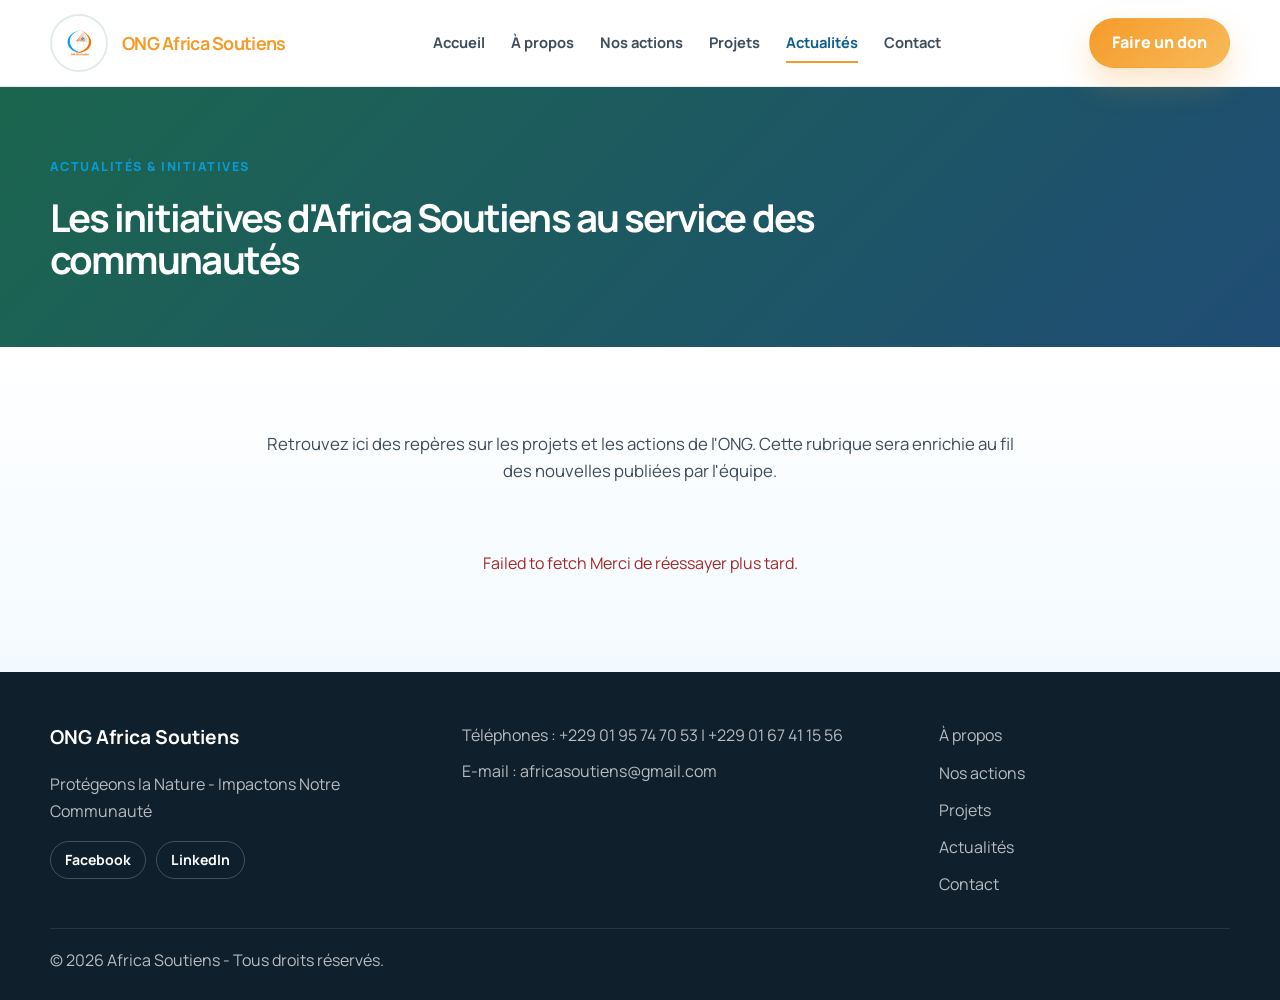
<file: actualites.html>
<!DOCTYPE html>
<html lang="fr">
  <head>
    <meta charset="UTF-8" />
    <meta name="viewport" content="width=device-width, initial-scale=1.0" />
    <meta
      name="description"
      content="Actualités, initiatives et actions de terrain de l'ONG Africa Soutiens."
    />
    <title>Actualités | ONG Africa Soutiens</title>
    <link rel="preconnect" href="https://fonts.googleapis.com" />
    <link rel="preconnect" href="https://fonts.gstatic.com" crossorigin />
    <link
      href="https://fonts.googleapis.com/css2?family=Manrope:wght@400;500;600;700;800&display=swap"
      rel="stylesheet"
    />
    <link rel="stylesheet" href="styles.css?v=11" />
  </head>
  <body>
    <header class="site-header">
      <div class="container header-inner">
        <a href="index.html" class="brand" aria-label="Accueil Africa Soutiens">
          <img src="assets/logo_ong.jpg" alt="Logo Africa Soutiens" />
          <strong>ONG Africa Soutiens</strong>
        </a>
        <button class="nav-toggle" aria-label="Ouvrir le menu" aria-expanded="false">
          <span></span><span></span><span></span>
        </button>
        <nav class="main-nav" aria-label="Navigation principale">
          <a href="index.html">Accueil</a>
          <a href="index.html#about">À propos</a>
          <a href="index.html#actions">Nos actions</a>
          <a href="index.html#projects">Projets</a>
          <a href="index.html#actualites">Actualités</a>
          <a href="index.html#contact">Contact</a>
        </nav>
        <a
          href="contact.html#don"
          class="btn btn-primary header-cta"
          >Faire un don</a
        >
      </div>
    </header>

    <main>
      <section class="page-hero small-hero">
        <div class="container">
          <span class="eyebrow accent">Actualités & initiatives</span>
          <h1>Les initiatives d'Africa Soutiens au service des communautés</h1>
        </div>
      </section>

      <section class="section news-section">
        <div class="container">
          <div class="news-intro">
            <p>
              Retrouvez ici des repères sur les projets et les actions de l'ONG. Cette rubrique sera
              enrichie au fil des nouvelles publiées par l'équipe.
            </p>
          </div>

          <div class="news-list" data-news-list></div>
          <p class="news-loading" data-news-status role="status" aria-live="polite">
            Chargement des actualités…
          </p>
        </div>
      </section>
    </main>

    <footer class="site-footer">
      <div class="container footer-inner">
        <div>
          <h3>ONG Africa Soutiens</h3>
          <p>Protégeons la Nature - Impactons Notre Communauté</p>
          <div class="footer-social-links" aria-label="Réseaux sociaux">
            <a href="https://web.facebook.com/profile.php?id=61550924452316" target="_blank" rel="noreferrer">Facebook</a>
            <a href="https://www.linkedin.com/company/ong-africa-soutiens/home/" target="_blank" rel="noreferrer">LinkedIn</a>
          </div>
        </div>
        <div>
          <p>Téléphones : +229 01 95 74 70 53 | +229 01 67 41 15 56</p>
          <p>E-mail : africasoutiens@gmail.com</p>
        </div>
        <nav class="footer-links" aria-label="Liens utiles">
          <a href="index.html#about">À propos</a>
          <a href="index.html#actions">Nos actions</a>
          <a href="index.html#projects">Projets</a>
          <a href="index.html#actualites">Actualités</a>
          <a href="index.html#contact">Contact</a>
        </nav>
      </div>
      <div class="container footer-bottom">
        <p>© <span id="year"></span> Africa Soutiens - Tous droits réservés.</p>
      </div>
    </footer>

    <script src="supabase-config.js?v=1"></script>
    <script src="script.js?v=5"></script>
  </body>
</html>
</file>
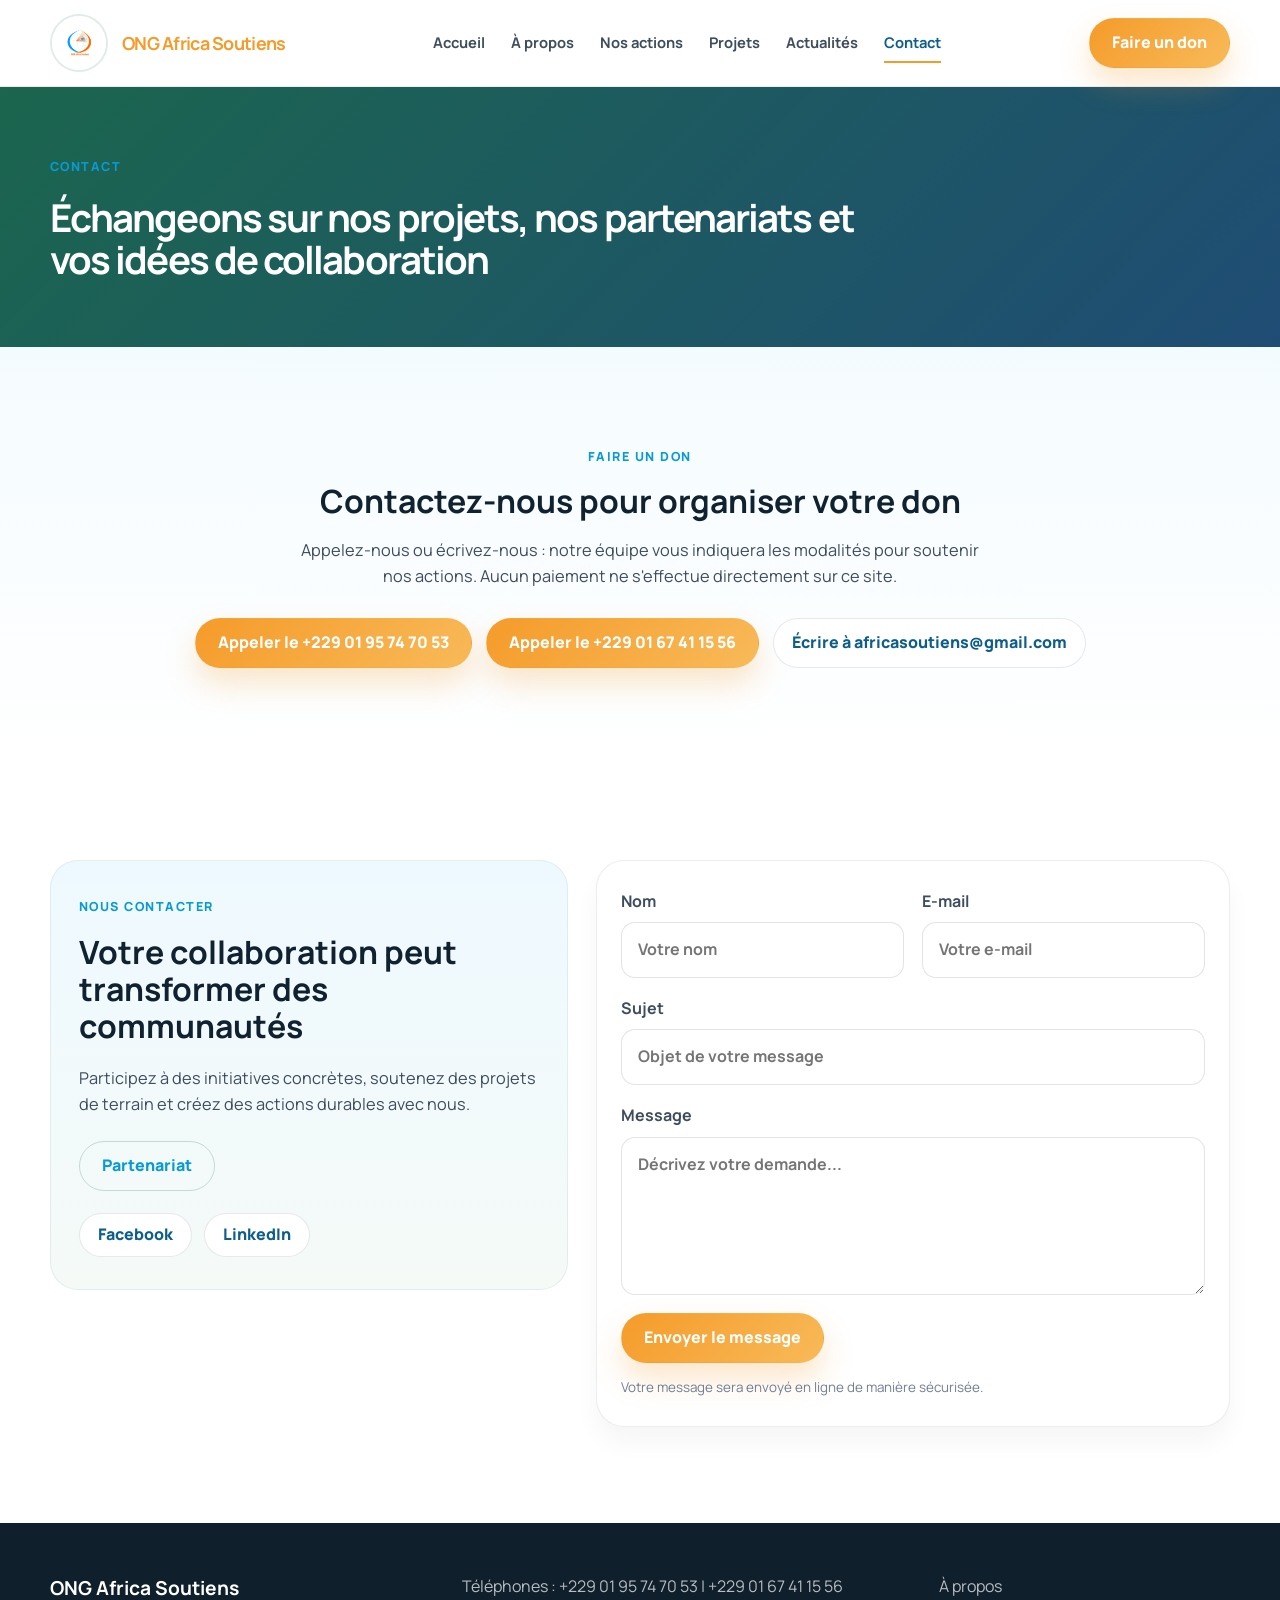
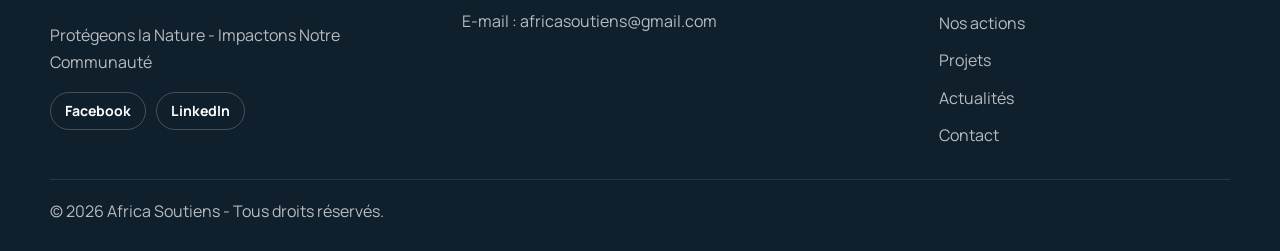
<file: contact.html>
<!DOCTYPE html>
<html lang="fr">
  <head>
    <meta charset="UTF-8" />
    <meta name="viewport" content="width=device-width, initial-scale=1.0" />
    <meta name="description" content="Contactez l'ONG Africa Soutiens" />
    <title>Contact | ONG Africa Soutiens</title>
    <link rel="preconnect" href="https://fonts.googleapis.com" />
    <link rel="preconnect" href="https://fonts.gstatic.com" crossorigin />
    <link href="https://fonts.googleapis.com/css2?family=Manrope:wght@400;500;600;700;800&display=swap" rel="stylesheet" />
    <link rel="stylesheet" href="styles.css?v=11" />
  </head>
  <body>
    <header class="site-header">
      <div class="container header-inner">
        <a href="index.html" class="brand" aria-label="Accueil Africa Soutiens">
          <img src="assets/logo_ong.jpg" alt="Logo Africa Soutiens" />
          <strong>ONG Africa Soutiens</strong>
        </a>
        <button class="nav-toggle" aria-label="Ouvrir le menu" aria-expanded="false"><span></span><span></span><span></span></button>
        <nav class="main-nav" aria-label="Navigation principale">
          <a href="index.html">Accueil</a>
          <a href="index.html#about">À propos</a>
          <a href="index.html#actions">Nos actions</a>
          <a href="index.html#projects">Projets</a>
          <a href="index.html#actualites">Actualités</a>
          <a href="index.html#contact">Contact</a>
        </nav>
        <a href="#don" class="btn btn-primary header-cta">Faire un don</a>
      </div>
    </header>

    <main>
      <section class="page-hero small-hero">
        <div class="container">
          <span class="eyebrow accent">Contact</span>
          <h1>Échangeons sur nos projets, nos partenariats et vos idées de collaboration</h1>
        </div>
      </section>

      <section class="section donation-contact" id="don">
        <div class="container donation-contact-inner">
          <div class="section-heading center">
            <span class="eyebrow accent">Faire un don</span>
            <h2>Contactez-nous pour organiser votre don</h2>
            <p>
              Appelez-nous ou écrivez-nous : notre équipe vous indiquera les modalités pour soutenir
              nos actions. Aucun paiement ne s'effectue directement sur ce site.
            </p>
          </div>
          <div class="donation-contact-options">
            <a class="btn btn-primary" href="tel:+2290195747053">Appeler le +229 01 95 74 70 53</a>
            <a class="btn btn-primary" href="tel:+2290167411556">Appeler le +229 01 67 41 15 56</a>
            <a class="social-link" href="mailto:africasoutiens@gmail.com">Écrire à africasoutiens@gmail.com</a>
          </div>
        </div>
      </section>

      <section class="section">
        <div class="container contact-grid">
          <div class="contact-panel">
            <span class="eyebrow accent">Nous contacter</span>
            <h2>Votre collaboration peut transformer des communautés</h2>
            <p>
              Participez à des initiatives concrètes, soutenez des projets de terrain et créez des
              actions durables avec nous.
            </p>
            <div class="donation-inline">
              <a href="mailto:africasoutiens@gmail.com?subject=Demande%20de%20partenariat" class="btn btn-secondary dark">Partenariat</a>
            </div>
            <div class="social-links" aria-label="Réseaux sociaux">
              <a
                href="https://web.facebook.com/profile.php?id=61550924452316"
                class="social-link"
                target="_blank"
                rel="noreferrer"
                >Facebook</a
              >
              <a
                href="https://www.linkedin.com/company/ong-africa-soutiens/home/"
                class="social-link"
                target="_blank"
                rel="noreferrer"
                >LinkedIn</a
              >
            </div>
          </div>

          <form class="contact-form">
            <div class="form-row">
              <label>
                Nom
                <input type="text" name="name" placeholder="Votre nom" autocomplete="name" minlength="2" maxlength="120" required />
              </label>
              <label>
                E-mail
                <input type="email" name="email" placeholder="Votre e-mail" autocomplete="email" maxlength="254" required />
              </label>
            </div>

            <label>
              Sujet
              <input type="text" name="subject" placeholder="Objet de votre message" minlength="3" maxlength="180" required />
            </label>

            <label>
              Message
              <textarea name="message" rows="5" placeholder="Décrivez votre demande..." minlength="10" maxlength="5000" required></textarea>
            </label>

            <input type="hidden" name="started_at" />

            <button type="submit" class="btn btn-primary">Envoyer le message</button>
            <p class="contact-form-note" data-form-status role="status">
              Le formulaire ouvrira votre application de messagerie pour préparer l'envoi.
            </p>
          </form>
        </div>
      </section>
    </main>

    <footer class="site-footer">
      <div class="container footer-inner">
        <div>
          <h3>ONG Africa Soutiens</h3>
          <p>Protégeons la Nature - Impactons Notre Communauté</p>
          <div class="footer-social-links" aria-label="Réseaux sociaux">
            <a href="https://web.facebook.com/profile.php?id=61550924452316" target="_blank" rel="noreferrer">Facebook</a>
            <a href="https://www.linkedin.com/company/ong-africa-soutiens/home/" target="_blank" rel="noreferrer">LinkedIn</a>
          </div>
        </div>
        <div>
          <p>Téléphones : +229 01 95 74 70 53 | +229 01 67 41 15 56</p>
          <p>E-mail : africasoutiens@gmail.com</p>
        </div>
        <nav class="footer-links" aria-label="Liens utiles">
          <a href="index.html#about">À propos</a>
          <a href="index.html#actions">Nos actions</a>
          <a href="index.html#projects">Projets</a>
          <a href="index.html#actualites">Actualités</a>
          <a href="index.html#contact">Contact</a>
        </nav>
      </div>
      <div class="container footer-bottom">
        <p>© <span id="year"></span> Africa Soutiens - Tous droits réservés.</p>
      </div>
    </footer>

    <script src="supabase-config.js?v=1"></script>
    <script src="script.js?v=8"></script>
  </body>
</html>
</file>
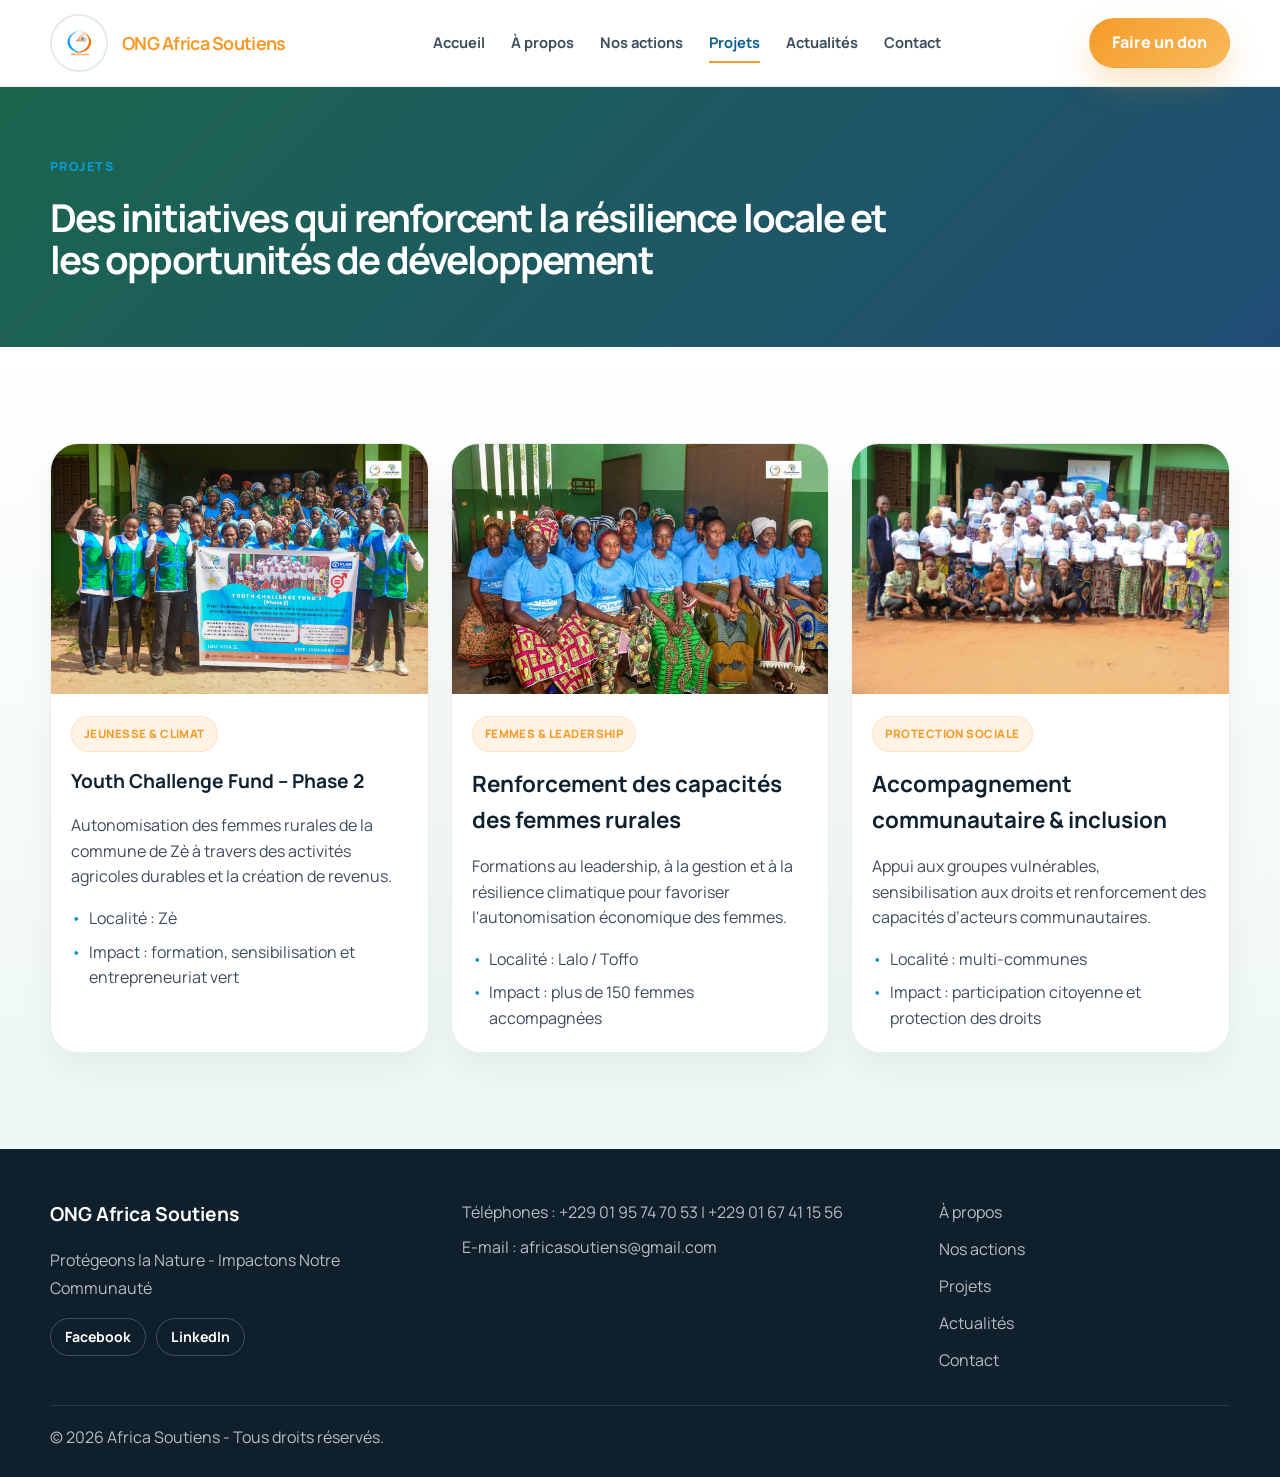
<file: projects.html>
<!DOCTYPE html>
<html lang="fr">
  <head>
    <meta charset="UTF-8" />
    <meta name="viewport" content="width=device-width, initial-scale=1.0" />
    <meta name="description" content="Projets et réalisations de l'ONG Africa Soutiens" />
    <title>Projets | ONG Africa Soutiens</title>
    <link rel="preconnect" href="https://fonts.googleapis.com" />
    <link rel="preconnect" href="https://fonts.gstatic.com" crossorigin />
    <link href="https://fonts.googleapis.com/css2?family=Manrope:wght@400;500;600;700;800&display=swap" rel="stylesheet" />
    <link rel="stylesheet" href="styles.css?v=11" />
  </head>
  <body>
    <header class="site-header">
      <div class="container header-inner">
        <a href="index.html" class="brand" aria-label="Accueil Africa Soutiens">
          <img src="assets/logo_ong.jpg" alt="Logo Africa Soutiens" />
          <strong>ONG Africa Soutiens</strong>
        </a>
        <button class="nav-toggle" aria-label="Ouvrir le menu" aria-expanded="false"><span></span><span></span><span></span></button>
        <nav class="main-nav" aria-label="Navigation principale">
          <a href="index.html">Accueil</a>
          <a href="index.html#about">À propos</a>
          <a href="index.html#actions">Nos actions</a>
          <a href="index.html#projects">Projets</a>
          <a href="index.html#actualites">Actualités</a>
          <a href="index.html#contact">Contact</a>
        </nav>
        <a href="contact.html#don" class="btn btn-primary header-cta">Faire un don</a>
      </div>
    </header>

    <main>
      <section class="page-hero small-hero">
        <div class="container">
          <span class="eyebrow accent">Projets</span>
          <h1>Des initiatives qui renforcent la résilience locale et les opportunités de développement</h1>
        </div>
      </section>

      <section class="section projects-section">
        <div class="container project-grid">
          <article class="project-card">
            <img src="assets/youth_challenge.png" alt="Jeunes et environnement" />
            <div class="project-content">
              <span class="project-tag">Jeunesse & climat</span>
              <h3 class="project-title-single-line">Youth Challenge Fund – Phase 2</h3>
              <p>Autonomisation des femmes rurales de la commune de Zè à travers des activités agricoles durables et la création de revenus.</p>
              <ul>
                <li>Localité : Zè</li>
                <li>Impact : formation, sensibilisation et entrepreneuriat vert</li>
              </ul>
            </div>
          </article>
          <article class="project-card">
            <img src="assets/training_group.png" alt="Formation des femmes" />
            <div class="project-content">
              <span class="project-tag">Femmes & leadership</span>
              <h3>Renforcement des capacités des femmes rurales</h3>
              <p>Formations au leadership, à la gestion et à la résilience climatique pour favoriser l'autonomisation économique des femmes.</p>
              <ul>
                <li>Localité : Lalo / Toffo</li>
                <li>Impact : plus de 150 femmes accompagnées</li>
              </ul>
            </div>
          </article>
          <article class="project-card">
            <img src="assets/hero_ngo.png" alt="Communauté en action" />
            <div class="project-content">
              <span class="project-tag">Protection sociale</span>
              <h3>Accompagnement communautaire & inclusion</h3>
              <p>Appui aux groupes vulnérables, sensibilisation aux droits et renforcement des capacités d’acteurs communautaires.</p>
              <ul>
                <li>Localité : multi-communes</li>
                <li>Impact : participation citoyenne et protection des droits</li>
              </ul>
            </div>
          </article>
        </div>
      </section>
    </main>

    <footer class="site-footer">
      <div class="container footer-inner">
        <div>
          <h3>ONG Africa Soutiens</h3>
          <p>Protégeons la Nature - Impactons Notre Communauté</p>
          <div class="footer-social-links" aria-label="Réseaux sociaux">
            <a href="https://web.facebook.com/profile.php?id=61550924452316" target="_blank" rel="noreferrer">Facebook</a>
            <a href="https://www.linkedin.com/company/ong-africa-soutiens/home/" target="_blank" rel="noreferrer">LinkedIn</a>
          </div>
        </div>
        <div>
          <p>Téléphones : +229 01 95 74 70 53 | +229 01 67 41 15 56</p>
          <p>E-mail : africasoutiens@gmail.com</p>
        </div>
        <nav class="footer-links" aria-label="Liens utiles">
          <a href="index.html#about">À propos</a>
          <a href="index.html#actions">Nos actions</a>
          <a href="index.html#projects">Projets</a>
          <a href="index.html#actualites">Actualités</a>
          <a href="index.html#contact">Contact</a>
        </nav>
      </div>
      <div class="container footer-bottom">
        <p>© <span id="year"></span> Africa Soutiens - Tous droits réservés.</p>
      </div>
    </footer>

    <script src="supabase-config.js?v=1"></script>
    <script src="script.js?v=5"></script>
  </body>
</html>
</file>
<file: styles.css>
:root {
  --brand-blue: #0a9ad2;
  --brand-blue-deep: #0d5e8a;
  --brand-orange: #f59b2a;
  --brand-orange-soft: #f8ba59;
  --green-900: #0a9ad2;
  --green-800: #0d7eb1;
  --green-700: #0f8dc2;
  --green-600: #1aa5d7;
  --green-500: #43b8e7;
  --green-100: #eef9ff;
  --blue-900: #0d5e8a;
  --blue-800: #116d9d;
  --blue-700: #1f7bb5;
  --blue-100: #edf7ff;
  --cream-100: #f7f3eb;
  --slate-900: #102230;
  --slate-700: #3e4d5d;
  --slate-500: #707f92;
  --slate-200: #e2e8ef;
  --slate-100: #f5f7fa;
  --white: #ffffff;
  --shadow: 0 20px 45px rgba(11, 32, 36, 0.12);
  --radius-lg: 28px;
  --radius-md: 18px;
  --radius-sm: 12px;
  --container: min(1180px, calc(100% - 32px));
}

* {
  box-sizing: border-box;
}

html {
  scroll-behavior: smooth;
}

body {
  margin: 0;
  font-family: "Manrope", sans-serif;
  color: var(--slate-900);
  background: var(--white);
  line-height: 1.6;
}

a {
  color: inherit;
  text-decoration: none;
}

img {
  max-width: 100%;
  display: block;
}

button,
input,
textarea {
  font: inherit;
}

.container {
  width: var(--container);
  margin: 0 auto;
}

.section {
  padding: 96px 0;
}

#about,
#actions,
#projects,
#actualites,
#contact {
  scroll-margin-top: 110px;
}

.muted {
  background: linear-gradient(180deg, #f9f7f2 0%, #eef8f6 100%);
}

.eyebrow {
  display: inline-flex;
  align-items: center;
  gap: 0;
  font-size: 0.78rem;
  font-weight: 800;
  letter-spacing: 0.12em;
  text-transform: uppercase;
  color: var(--brand-blue);
}

.eyebrow.accent {
  color: var(--brand-blue);
}

.eyebrow.light {
  color: var(--white);
}

.section-heading {
  margin-bottom: 40px;
}

.section-heading.center {
  text-align: center;
}

.section-heading.left {
  max-width: 560px;
}

.section-heading h2 {
  margin: 14px 0 0;
  font-size: clamp(2rem, 2.5vw, 3rem);
  line-height: 1.15;
  color: var(--slate-900);
}

.site-header {
  position: sticky;
  top: 0;
  z-index: 30;
  background: rgba(255, 255, 255, 0.94);
  backdrop-filter: blur(12px);
  border-bottom: 1px solid rgba(16, 34, 48, 0.08);
}

.header-inner {
  display: flex;
  align-items: center;
  justify-content: space-between;
  gap: 20px;
  min-height: 86px;
}

.brand {
  display: inline-flex;
  align-items: center;
  gap: 14px;
  min-width: 0;
}

.brand img {
  width: 58px;
  height: 58px;
  object-fit: cover;
  border-radius: 50%;
  border: 2px solid rgba(12, 92, 67, 0.12);
  background: var(--white);
}

.brand strong {
  display: block;
  font-size: clamp(1.12rem, 1.2vw, 1.5rem);
  color: var(--brand-orange);
  letter-spacing: -0.04em;
}

.main-nav {
  display: flex;
  align-items: center;
  gap: 26px;
  font-size: 0.92rem;
  font-weight: 700;
  color: var(--slate-700);
}

.main-nav a {
  position: relative;
  transition: color 0.2s ease;
}

.main-nav a::after {
  content: "";
  position: absolute;
  left: 0;
  bottom: -8px;
  width: 100%;
  height: 2px;
  transform: scaleX(0);
  transform-origin: left;
  transition: transform 0.2s ease;
  background: var(--brand-orange);
}

.main-nav a:hover,
.main-nav a:focus-visible,
.main-nav a.active {
  color: var(--brand-blue-deep);
}

.main-nav a:hover::after,
.main-nav a:focus-visible::after,
.main-nav a.active::after {
  transform: scaleX(1);
}

.nav-toggle {
  display: none;
  width: 48px;
  height: 48px;
  border: 1px solid rgba(16, 34, 48, 0.12);
  border-radius: 12px;
  background: #fff;
  align-items: center;
  justify-content: center;
  flex-direction: column;
  gap: 5px;
  cursor: pointer;
}

.nav-toggle span {
  width: 22px;
  height: 2px;
  background: var(--slate-900);
  border-radius: 99px;
  display: block;
}

.btn {
  display: inline-flex;
  align-items: center;
  justify-content: center;
  min-height: 50px;
  padding: 0 22px;
  border-radius: 999px;
  border: 1px solid transparent;
  font-weight: 800;
  transition: transform 0.2s ease, box-shadow 0.2s ease, border-color 0.2s ease;
}

.btn:hover,
.btn:focus-visible {
  transform: translateY(-1px);
}

.btn-primary {
  background: linear-gradient(135deg, var(--brand-orange), var(--brand-orange-soft));
  color: var(--white);
  box-shadow: 0 16px 30px rgba(245, 155, 42, 0.25);
}

.btn-secondary {
  border-color: rgba(255, 255, 255, 0.8);
  color: var(--white);
  background: rgba(255, 255, 255, 0.08);
}

.btn-secondary.dark {
  border-color: rgba(12, 92, 67, 0.2);
  background: transparent;
  color: var(--green-900);
}

.header-cta {
  white-space: nowrap;
}

.social-links {
  display: flex;
  flex-wrap: wrap;
  gap: 12px;
  margin-top: 22px;
}

.social-link {
  display: inline-flex;
  align-items: center;
  justify-content: center;
  min-height: 44px;
  padding: 0 18px;
  border-radius: 999px;
  border: 1px solid rgba(16, 34, 48, 0.1);
  background: var(--white);
  color: var(--brand-blue-deep);
  font-weight: 800;
  transition: transform 0.2s ease, border-color 0.2s ease;
}

.social-link:hover,
.social-link:focus-visible {
  transform: translateY(-1px);
  border-color: rgba(10, 154, 210, 0.4);
}

.donation-inline {
  display: flex;
  flex-wrap: wrap;
  gap: 14px;
  margin-top: 24px;
}

.donation-contact {
  scroll-margin-top: 96px;
  background: linear-gradient(180deg, #f4fbff 0%, #ffffff 100%);
}

.donation-contact-inner {
  max-width: 900px;
}

.donation-contact .section-heading {
  margin-bottom: 28px;
}

.donation-contact .section-heading p {
  max-width: 700px;
  margin: 18px auto 0;
  color: var(--slate-700);
  font-size: 1.02rem;
}

.donation-contact-options {
  display: flex;
  justify-content: center;
  flex-wrap: wrap;
  gap: 14px;
}

.donation-contact-options .btn,
.donation-contact-options .social-link {
  min-height: 50px;
}

.hero {
  position: relative;
  min-height: 720px;
  display: flex;
  align-items: center;
  background:
    linear-gradient(110deg, rgba(13, 94, 138, 0.76), rgba(10, 154, 210, 0.42)),
    url('assets/hero_ngo.png') center/cover no-repeat;
}

.page-hero {
  position: relative;
  min-height: 290px;
  display: flex;
  align-items: center;
  background: linear-gradient(135deg, rgba(13, 92, 67, 0.94), rgba(12, 61, 105, 0.92));
  color: var(--white);
}

.small-hero {
  min-height: 260px;
}

.page-hero .container {
  position: relative;
  z-index: 1;
  padding: 60px 0;
}

.page-hero h1 {
  margin: 18px 0 0;
  max-width: 850px;
  font-size: clamp(2.2rem, 3vw, 4rem);
  line-height: 1.1;
  letter-spacing: -0.05em;
}

.hero-overlay {
  position: absolute;
  inset: 0;
  background: linear-gradient(90deg, rgba(13, 94, 138, 0.66), rgba(10, 154, 210, 0.34));
  backdrop-filter: blur(3px);
}

.hero-inner {
  position: relative;
  z-index: 1;
  display: grid;
  grid-template-columns: 1.2fr 0.8fr;
  align-items: center;
  gap: 40px;
  padding-top: 70px;
  padding-bottom: 70px;
}

.hero-copy {
  color: var(--white);
  max-width: 620px;
}

.hero-copy h1 {
  margin: 16px 0 18px;
  font-size: clamp(2.6rem, 4vw, 5rem);
  line-height: 1.04;
  letter-spacing: -0.06em;
}

.hero-copy p {
  margin: 0;
  font-size: 1.1rem;
  max-width: 640px;
  color: rgba(255, 255, 255, 0.84);
}

.hero-actions {
  display: flex;
  flex-wrap: wrap;
  gap: 16px;
  margin-top: 28px;
}

.hero-meta {
  margin: 28px 0 0;
  padding: 0;
  list-style: none;
  display: flex;
  flex-wrap: wrap;
  gap: 16px;
  font-size: 0.86rem;
  font-weight: 700;
  color: rgba(255, 255, 255, 0.88);
}

.hero-meta li {
  display: inline-flex;
  align-items: center;
  gap: 8px;
}

.hero-meta li::before {
  content: "•";
  color: var(--green-500);
  font-size: 22px;
}

.hero-panel {
  display: flex;
  justify-content: center;
}

.panel-card {
  width: min(100%, 430px);
  background: rgba(255, 255, 255, 0.97);
  border: 1px solid rgba(10, 154, 210, 0.22);
  border-radius: var(--radius-lg);
  box-shadow: 0 24px 60px rgba(5, 55, 86, 0.28);
  backdrop-filter: blur(12px);
  padding: 28px 26px;
  color: var(--slate-900);
}

.panel-badge {
  display: inline-flex;
  padding: 8px 12px;
  border-radius: 999px;
  background: var(--blue-100);
  border: 1px solid rgba(10, 154, 210, 0.2);
  color: var(--brand-blue-deep);
  font-weight: 800;
  letter-spacing: 0.04em;
  font-size: 0.74rem;
  text-transform: uppercase;
}

.panel-card h2 {
  margin: 16px 0 12px;
  font-size: clamp(1.6rem, 2vw, 2.5rem);
  line-height: 1.2;
  color: var(--brand-blue-deep);
}

.panel-card p {
  margin: 0;
  color: var(--slate-700);
}

.mini-stats {
  display: grid;
  grid-template-columns: repeat(3, minmax(0, 1fr));
  gap: 14px;
  margin-top: 22px;
}

.mini-stats div {
  position: relative;
  overflow: hidden;
  display: flex;
  flex-direction: column;
  gap: 8px;
  padding: 20px 12px;
  border-radius: 18px;
  background: linear-gradient(145deg, var(--brand-blue-deep), var(--brand-blue));
  border: 1px solid rgba(255, 255, 255, 0.32);
  box-shadow: 0 12px 24px rgba(4, 47, 75, 0.24), inset 0 1px 0 rgba(255, 255, 255, 0.2);
  text-align: center;
  transition: transform 180ms ease, box-shadow 180ms ease;
}

.mini-stats div::before {
  position: absolute;
  top: 0;
  left: 20%;
  width: 60%;
  height: 3px;
  border-radius: 0 0 999px 999px;
  background: var(--brand-orange-soft);
  content: "";
}

.mini-stats div:hover {
  transform: translateY(-5px);
  box-shadow: 0 18px 30px rgba(4, 47, 75, 0.32), inset 0 1px 0 rgba(255, 255, 255, 0.24);
}

.mini-stats strong,
.stat-number {
  font-size: clamp(1.7rem, 2vw, 2.2rem);
  line-height: 1;
  color: var(--white);
  font-weight: 800;
}

.mini-stats span,
.stat-label {
  font-size: 0.75rem;
  color: rgba(255, 255, 255, 0.8);
}

.mini-stats span {
  color: rgba(255, 255, 255, 0.94);
  font-size: 0.68rem;
  font-weight: 800;
  letter-spacing: 0.035em;
  line-height: 1.4;
  text-transform: uppercase;
}

.stats-strip {
  background: linear-gradient(180deg, var(--green-900), var(--blue-900));
  padding: 30px 0;
}

.stats-grid {
  display: grid;
  grid-template-columns: repeat(6, minmax(0, 1fr));
  gap: 20px;
}

.stat-item {
  display: flex;
  flex-direction: column;
  align-items: center;
  justify-content: center;
  padding: 18px 10px;
  text-align: center;
  color: var(--white);
}

.stat-number {
  color: var(--white);
  font-size: clamp(1.8rem, 2vw, 2.4rem);
}

.stat-label {
  font-size: 0.78rem;
  opacity: 0.88;
}

.two-col {
  display: grid;
  grid-template-columns: 0.8fr 1.2fr;
  gap: 36px;
  align-items: start;
}

#about .two-col {
  grid-template-columns: minmax(0, 0.95fr) minmax(0, 1.05fr);
  column-gap: clamp(28px, 5vw, 64px);
  row-gap: 12px;
}

#about .section-heading {
  max-width: none;
  margin-bottom: 0;
}

#about .section-heading h2 {
  font-size: clamp(2rem, 2.5vw, 2.75rem);
}

.about-text p {
  margin: 0 0 28px;
  font-size: 1.04rem;
  color: var(--slate-700);
}

.value-grid {
  display: grid;
  grid-template-columns: repeat(2, minmax(0, 1fr));
  gap: 18px;
}

.value-marquee {
  grid-column: 1 / -1;
  overflow: hidden;
}

.value-track {
  display: flex;
  width: max-content;
  animation: value-marquee-scroll 48s linear infinite;
}

.value-marquee:hover .value-track,
.value-marquee:focus-within .value-track {
  animation-play-state: paused;
}

.value-group {
  display: flex;
  flex: 0 0 auto;
  gap: 18px;
  padding-right: 18px;
}

.value-group .value-card {
  flex: 0 0 clamp(250px, 24vw, 300px);
}

@keyframes value-marquee-scroll {
  to {
    transform: translateX(-50%);
  }
}

.value-card {
  background: #fbfdfe;
  border: 1px solid var(--slate-200);
  border-left: 3px solid var(--brand-orange);
  border-radius: 10px;
  padding: 20px 18px;
  box-shadow: 0 6px 16px rgba(16, 34, 48, 0.035);
  transition: border-color 0.2s ease, box-shadow 0.2s ease, transform 0.2s ease;
}

.value-card:hover {
  border-color: rgba(10, 154, 210, 0.28);
  border-left-color: var(--brand-blue);
  box-shadow: 0 12px 24px rgba(16, 34, 48, 0.08);
  transform: translateY(-2px);
}

.value-card span {
  display: inline-block;
  margin-bottom: 10px;
  font-weight: 800;
  color: var(--brand-blue-deep);
}

.value-card p {
  margin: 0;
  font-size: 0.94rem;
  color: var(--slate-700);
}

.action-grid,
.department-grid,
.project-grid,
.resources-grid,
.partners-grid {
  display: grid;
  gap: 22px;
}

.action-grid {
  grid-template-columns: repeat(5, minmax(0, 1fr));
  align-items: stretch;
}

.large-grid {
  grid-template-columns: repeat(3, minmax(0, 1fr));
}

.news-loading {
  margin: 24px 0 0;
  color: var(--slate-500);
  text-align: center;
}

.news-loading-error {
  color: #a32929;
}

.action-card {
  position: relative;
  overflow: hidden;
  background: var(--white);
  border: 1px solid var(--slate-200);
  border-radius: 12px;
  padding: 26px 22px;
  box-shadow: 0 8px 22px rgba(16, 34, 48, 0.045);
  transition: border-color 0.2s ease, box-shadow 0.2s ease, transform 0.2s ease;
}

.action-card:hover {
  border-color: rgba(10, 154, 210, 0.32);
  box-shadow: 0 16px 30px rgba(16, 34, 48, 0.09);
  transform: translateY(-3px);
}

.action-card .icon {
  width: 56px;
  height: 56px;
  display: grid;
  place-items: center;
  border-radius: 12px;
  border: 1px solid rgba(10, 154, 210, 0.16);
  background: linear-gradient(145deg, rgba(10, 154, 210, 0.08), rgba(245, 155, 42, 0.1));
  margin-bottom: 20px;
}

.action-card .icon svg {
  width: 34px;
  height: 34px;
  fill: none;
  stroke: var(--brand-blue-deep);
  stroke-width: 1.7;
  stroke-linecap: round;
  stroke-linejoin: round;
}

.action-card .icon svg .icon-accent {
  stroke: var(--brand-orange);
  stroke-width: 2;
}

.action-card h3 {
  margin: 0 0 12px;
  font-size: 1.14rem;
  line-height: 1.3;
}

.action-card p {
  margin: 0;
  color: var(--slate-700);
  font-size: 0.95rem;
}

.department-grid {
  grid-template-columns: repeat(3, minmax(0, 1fr));
  align-items: stretch;
  counter-reset: department;
}

.department-card {
  position: relative;
  display: flex;
  flex-direction: column;
  min-height: 290px;
  overflow: hidden;
  counter-increment: department;
  background: linear-gradient(145deg, #effaff 0%, #ffffff 78%);
  border: 1px solid rgba(10, 154, 210, 0.2);
  border-top: 4px solid var(--brand-blue);
  border-radius: 12px;
  padding: 30px 26px;
  box-shadow: 0 12px 30px rgba(13, 94, 138, 0.07);
  transition: border-color 0.2s ease, box-shadow 0.2s ease, transform 0.2s ease;
}

.department-card::after {
  content: "0" counter(department);
  position: absolute;
  top: 14px;
  right: 22px;
  color: rgba(10, 154, 210, 0.14);
  font-size: 2.5rem;
  font-weight: 800;
  line-height: 1;
  pointer-events: none;
}

.department-card:hover {
  border-color: rgba(10, 154, 210, 0.42);
  border-top-color: var(--brand-orange);
  box-shadow: 0 18px 38px rgba(13, 94, 138, 0.12);
  transform: translateY(-4px);
}

.tag,
.project-tag {
  display: inline-flex;
  margin-bottom: 14px;
  border-radius: 999px;
  padding: 8px 12px;
  background: rgba(245, 155, 42, 0.12);
  border: 1px solid rgba(245, 155, 42, 0.18);
  color: var(--brand-orange);
  font-size: 0.72rem;
  font-weight: 800;
  letter-spacing: 0.04em;
  text-transform: uppercase;
}

.department-card .tag {
  position: relative;
  z-index: 1;
  display: inline-flex;
  align-items: center;
  width: fit-content;
  margin-bottom: 22px;
  padding: 0;
  border: 0;
  border-radius: 0;
  background: transparent;
  color: var(--brand-blue-deep);
  font-size: 0.72rem;
  letter-spacing: 0.1em;
}

.department-card .tag::before {
  content: "";
  width: 8px;
  height: 8px;
  margin-right: 9px;
  border-radius: 50%;
  background: var(--brand-orange);
}

.department-card h3 {
  position: relative;
  z-index: 1;
  margin: 0 0 14px;
  color: var(--slate-900);
  font-size: clamp(1.2rem, 1.4vw, 1.45rem);
  line-height: 1.32;
}

.department-card p {
  position: relative;
  z-index: 1;
  margin: 0;
  color: var(--slate-700);
  font-size: 0.96rem;
  line-height: 1.75;
}

.projects-section {
  background: linear-gradient(180deg, var(--white) 0%, #edf7f5 100%);
}

.project-grid {
  grid-template-columns: repeat(3, minmax(0, 1fr));
}

.project-card {
  border-radius: var(--radius-lg);
  overflow: hidden;
  background: var(--white);
  border: 1px solid rgba(16, 34, 48, 0.08);
  box-shadow: 0 18px 30px rgba(12, 36, 29, 0.05);
}

.project-card img {
  width: 100%;
  height: 250px;
  object-fit: cover;
}

.project-content {
  padding: 22px 20px 20px;
}

.project-content h3 {
  margin: 0 0 14px;
  font-size: 1.4rem;
}

.project-content h3.project-title-single-line {
  font-size: 1.2rem;
  white-space: nowrap;
}

.project-content p,
.project-content li {
  color: var(--slate-700);
}

.project-content ul {
  list-style: none;
  padding: 0;
  margin: 16px 0 0;
  display: grid;
  gap: 8px;
}

.project-content li::before {
  content: "•";
  position: absolute;
  left: 0;
  color: var(--green-700);
}

.project-content li {
  position: relative;
  padding-left: 1.1em;
}

.news-section {
  background: linear-gradient(180deg, #ffffff 0%, #f3faff 100%);
}

.news-grid {
  display: grid;
  grid-template-columns: repeat(3, minmax(0, 1fr));
  align-items: stretch;
  gap: 22px;
}

.news-card {
  overflow: hidden;
  background: var(--white);
  border: 1px solid var(--slate-200);
  border-radius: 14px;
  box-shadow: 0 10px 26px rgba(13, 94, 138, 0.06);
  transition: border-color 0.2s ease, box-shadow 0.2s ease, transform 0.2s ease;
}

.news-card:hover {
  border-color: rgba(10, 154, 210, 0.34);
  box-shadow: 0 16px 34px rgba(13, 94, 138, 0.11);
  transform: translateY(-3px);
}

.news-card > img {
  width: 100%;
  height: 210px;
  object-fit: cover;
}

.news-card-content {
  display: flex;
  flex-direction: column;
  align-items: flex-start;
  padding: 24px 22px 26px;
}

.news-category {
  margin-bottom: 12px;
  color: var(--brand-blue-deep);
  font-size: 0.72rem;
  font-weight: 800;
  letter-spacing: 0.08em;
  line-height: 1.5;
  text-transform: uppercase;
}

.news-date {
  display: block;
  margin: -6px 0 12px;
  color: var(--slate-500);
  font-size: 0.82rem;
  font-weight: 700;
}

.news-card h3 {
  margin: 0 0 12px;
  font-size: 1.2rem;
  line-height: 1.35;
}

.news-card p {
  flex: 1;
  margin: 0 0 20px;
  color: var(--slate-700);
  font-size: 0.94rem;
}

.news-more {
  display: flex;
  justify-content: center;
  margin-top: 34px;
}

.news-intro {
  max-width: 760px;
  margin: -12px auto 42px;
  text-align: center;
}

.news-intro p {
  margin: 0;
  color: var(--slate-700);
  font-size: 1.05rem;
}

.news-list {
  display: grid;
  gap: 28px;
}

.news-article {
  display: grid;
  grid-template-columns: minmax(240px, 0.8fr) minmax(0, 1.2fr);
  align-items: center;
  gap: 34px;
  padding: 24px;
  scroll-margin-top: 110px;
  background: var(--white);
  border: 1px solid var(--slate-200);
  border-radius: 14px;
  box-shadow: 0 10px 26px rgba(13, 94, 138, 0.05);
}

.news-article:nth-child(even) > img {
  order: 1;
}

.news-article > img {
  width: 100%;
  height: 270px;
  object-fit: cover;
  border-radius: 10px;
}

.news-article-content {
  padding: 12px 14px;
}

.news-article h2 {
  margin: 0 0 14px;
  font-size: clamp(1.45rem, 2vw, 2rem);
  line-height: 1.25;
}

.news-article p {
  margin: 0 0 20px;
  color: var(--slate-700);
  line-height: 1.8;
}

.news-article-content .news-date {
  margin: -4px 0 14px;
}

.resources-grid {
  grid-template-columns: repeat(3, minmax(0, 1fr));
}

.resource-card {
  background: var(--white);
  border: 1px solid rgba(16, 34, 48, 0.08);
  border-radius: 18px;
  padding: 28px 22px;
  box-shadow: 0 18px 30px rgba(12, 36, 29, 0.04);
}

.resource-card h3 {
  margin-top: 0;
  margin-bottom: 12px;
  font-size: 1.3rem;
}

.resource-card p {
  color: var(--slate-700);
  margin-bottom: 18px;
}

.text-link {
  font-weight: 800;
  color: var(--brand-blue-deep);
}

.partners-grid {
  grid-template-columns: repeat(4, minmax(0, 1fr));
  align-items: stretch;
}

.partner-item {
  display: flex;
  flex-direction: column;
  justify-content: center;
  gap: 14px;
  min-height: 170px;
  background: var(--white);
  border: 1px solid var(--slate-200);
  border-radius: 12px;
  text-align: center;
  padding: 22px 18px;
  box-shadow: 0 8px 22px rgba(16, 34, 48, 0.04);
  transition: border-color 0.2s ease, box-shadow 0.2s ease, transform 0.2s ease;
}

.partner-item:hover {
  border-color: rgba(10, 154, 210, 0.35);
  box-shadow: 0 14px 28px rgba(16, 34, 48, 0.08);
  transform: translateY(-3px);
}

.partner-item img {
  width: 100%;
  height: 78px;
  object-fit: contain;
}

.partner-item span {
  font-size: 0.88rem;
  font-weight: 800;
  color: var(--slate-700);
}

.cta-band {
  background: linear-gradient(135deg, var(--brand-blue), var(--brand-blue-deep));
}

.cta-inner {
  display: flex;
  align-items: center;
  justify-content: space-between;
  gap: 24px;
  color: var(--white);
}

.cta-inner h2 {
  margin: 14px 0 0;
  font-size: clamp(1.8rem, 2vw, 2.5rem);
}

.cta-actions {
  display: flex;
  gap: 16px;
  flex-wrap: wrap;
}

.contact-grid {
  display: grid;
  grid-template-columns: 0.9fr 1.1fr;
  gap: 28px;
  align-items: start;
}

.contact-panel {
  background: linear-gradient(180deg, var(--green-100), #f5faf7);
  border: 1px solid rgba(17, 106, 89, 0.08);
  border-radius: var(--radius-lg);
  padding: 32px 28px;
}

.contact-panel h2 {
  margin: 16px 0 20px;
  font-size: clamp(2rem, 2.5vw, 2.7rem);
  line-height: 1.15;
}

.contact-panel p {
  margin: 0;
  color: var(--slate-700);
  font-size: 1.02rem;
}

.contact-list {
  list-style: none;
  padding: 0;
  margin: 0;
  display: grid;
  gap: 14px;
  color: var(--slate-700);
}

.contact-form {
  background: var(--white);
  border: 1px solid rgba(16, 34, 48, 0.08);
  border-radius: var(--radius-lg);
  padding: 28px 24px;
  box-shadow: 0 16px 24px rgba(12, 36, 29, 0.04);
}

.form-row {
  display: grid;
  grid-template-columns: repeat(2, minmax(0, 1fr));
  gap: 18px;
}

.contact-form label {
  display: grid;
  gap: 8px;
  margin-bottom: 18px;
  font-weight: 700;
  color: var(--slate-700);
}

.contact-form input,
.contact-form textarea {
  width: 100%;
  border: 1px solid rgba(16, 34, 48, 0.12);
  border-radius: 14px;
  background: #fff;
  padding: 14px 16px;
  color: var(--slate-900);
  resize: vertical;
  transition: border-color 0.2s ease, box-shadow 0.2s ease;
}

.contact-form input:focus,
.contact-form textarea:focus {
  outline: none;
  border-color: rgba(10, 154, 210, 0.7);
  box-shadow: 0 0 0 4px rgba(10, 154, 210, 0.08);
}

.contact-form-note {
  margin: 14px 0 0;
  color: var(--slate-500);
  font-size: 0.84rem;
}

.site-footer {
  background: #0f1f2c;
  color: rgba(255, 255, 255, 0.8);
  padding-top: 50px;
}

.footer-inner {
  display: grid;
  grid-template-columns: 1.2fr 1.4fr 0.9fr;
  align-items: start;
  gap: 24px;
  padding-bottom: 30px;
}

.footer-inner > div {
  min-width: 0;
}

.footer-inner > div:nth-child(1),
.footer-inner > div:nth-child(2) {
  display: grid;
  align-content: start;
  gap: 8px;
}

.site-footer h3 {
  margin: 0 0 10px;
  color: var(--white);
  font-size: 1.2rem;
}

.site-footer p,
.site-footer a {
  margin: 0;
  color: rgba(255, 255, 255, 0.7);
  line-height: 1.7;
}

.footer-social-links {
  display: flex;
  flex-wrap: wrap;
  gap: 10px;
  margin-top: 8px;
}

.footer-social-links a {
  display: inline-flex;
  align-items: center;
  min-height: 38px;
  padding: 0 14px;
  border: 1px solid rgba(255, 255, 255, 0.22);
  border-radius: 999px;
  color: var(--white);
  font-size: 0.88rem;
  font-weight: 700;
  transition: background-color 0.2s ease, border-color 0.2s ease;
}

.footer-social-links a:hover,
.footer-social-links a:focus-visible {
  border-color: var(--brand-blue);
  background: rgba(10, 154, 210, 0.18);
}

.footer-links {
  display: flex;
  flex-direction: column;
  gap: 10px;
}

.footer-bottom {
  border-top: 1px solid rgba(255, 255, 255, 0.1);
  padding: 18px 0 26px;
}

@media (max-width: 1000px) {
  .main-nav {
    position: absolute;
    top: calc(100% + 8px);
    left: 16px;
    right: 16px;
    display: none;
    flex-direction: column;
    align-items: flex-start;
    gap: 18px;
    background: rgba(255, 255, 255, 0.98);
    border: 1px solid rgba(16, 34, 48, 0.08);
    border-radius: 20px;
    padding: 22px 20px;
    box-shadow: var(--shadow);
  }

  .main-nav.is-open {
    display: flex;
  }

  .nav-toggle {
    display: flex;
  }

  .header-cta {
    display: none;
  }

  .hero-inner,
  .two-col,
  .contact-grid,
  .cta-inner,
  .footer-inner {
    grid-template-columns: 1fr;
    display: grid;
  }

  .hero-inner {
    grid-template-columns: minmax(0, 1fr);
  }

  .hero-copy {
    min-width: 0;
  }

  #about .two-col {
    grid-template-columns: minmax(0, 1fr);
    row-gap: 12px;
  }

  .stats-grid {
    grid-template-columns: repeat(2, minmax(0, 1fr));
  }

  .action-grid {
    grid-template-columns: repeat(2, minmax(0, 1fr));
  }

  .project-grid,
  .resources-grid,
  .department-grid,
  .news-grid {
    grid-template-columns: 1fr;
  }

  .news-article {
    grid-template-columns: 1fr;
    gap: 16px;
  }

  .news-article:nth-child(even) > img {
    order: 0;
  }

  .news-article > img {
    height: 240px;
  }

  .news-article-content {
    padding: 8px 4px 4px;
  }

  .partners-grid {
    grid-template-columns: repeat(3, minmax(0, 1fr));
  }

}

@media (max-width: 620px) {
  .section {
    padding: 74px 0;
  }

  .hero {
    min-height: 630px;
  }

  .hero-inner {
    padding-top: 58px;
    padding-bottom: 58px;
  }

  .hero-copy h1 {
    font-size: 2.5rem;
  }

  .project-content h3.project-title-single-line {
    white-space: normal;
  }

  .action-grid,
  .stats-grid,
  .value-grid,
  .form-row {
    grid-template-columns: 1fr;
  }

  .value-group .value-card {
    flex-basis: min(78vw, 300px);
  }

  .partners-grid {
    grid-template-columns: repeat(2, minmax(0, 1fr));
    gap: 14px;
  }

  .news-card > img {
    height: 190px;
  }

  .partner-item {
    min-height: 150px;
    padding: 18px 12px;
  }

  .cta-inner {
    align-items: flex-start;
  }

  .site-header {
    position: sticky;
  }
}

@media (max-width: 280px) {
  .hero-copy h1 {
    font-size: 1.6rem;
  }
}

@media (prefers-reduced-motion: reduce) {
  .value-track {
    width: 100%;
    animation: none;
    transform: none;
  }

  .value-group {
    display: none;
    width: 100%;
    padding-right: 0;
  }

  .value-group:first-child {
    display: grid;
    grid-template-columns: repeat(2, minmax(0, 1fr));
  }

  .value-group .value-card {
    width: auto;
  }

  .value-group[aria-hidden="true"] {
    display: none;
  }

  .value-card:hover {
    transform: none;
  }
}

@media (max-width: 620px) and (prefers-reduced-motion: reduce) {
  .value-group:first-child {
    grid-template-columns: 1fr;
  }
}
</file>
